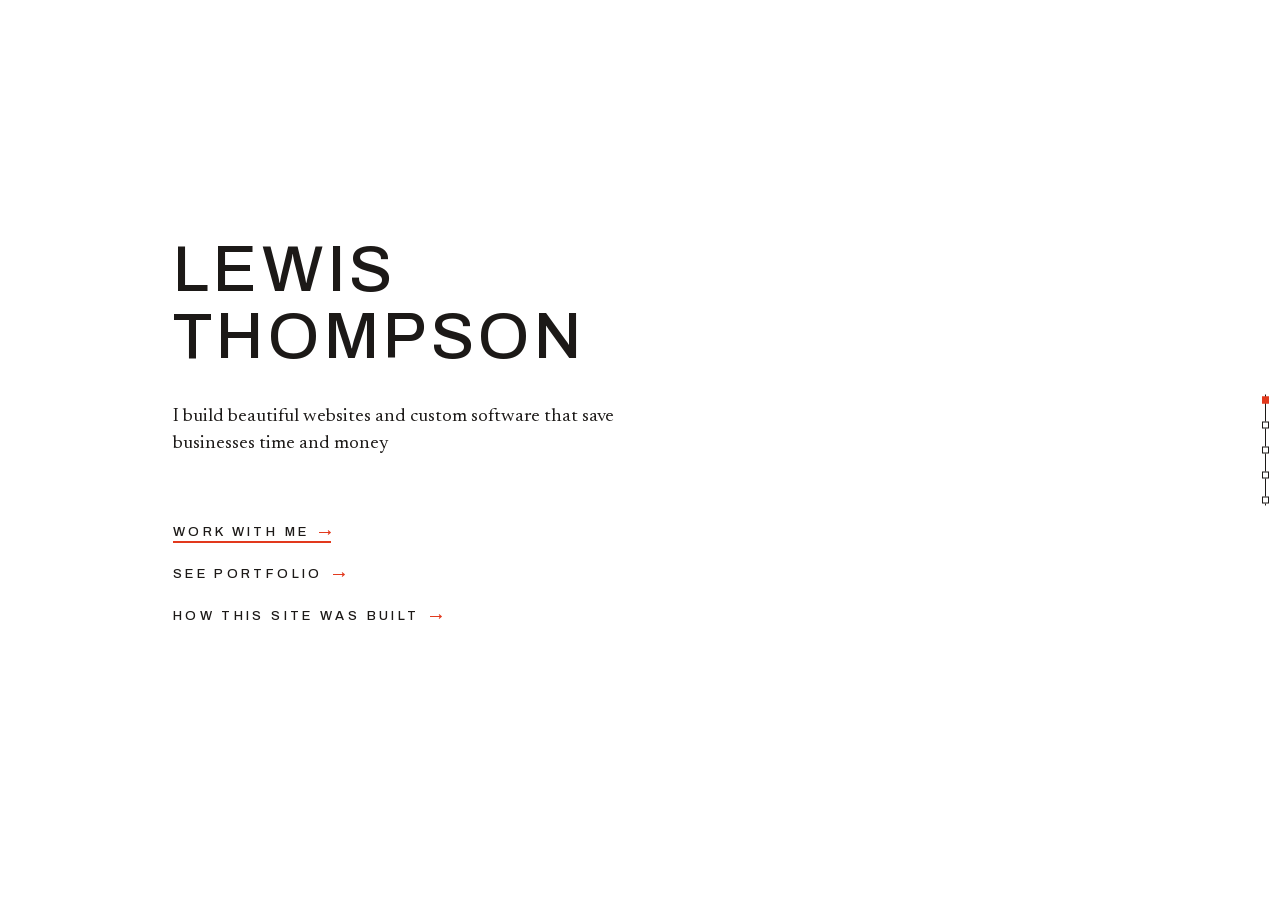
<file: site/index.html>
<!doctype html>
<html lang="en">
<meta charset="utf-8">
<meta name="viewport" content="width=device-width, initial-scale=1, viewport-fit=cover">
<title>Lewis Thompson</title>
<meta name="description" content="Lewis Thompson, product engineer: Pum, the period and symptom tracker built for endometriosis; Project MAGI, an instrument for the UAP disclosure record; and a seafaring map that predicts where Bronze Age harbours lie.">
<link rel="canonical" href="https://lewisthompson.dev/">
<meta property="og:type" content="website">
<meta property="og:url" content="https://lewisthompson.dev/">
<meta property="og:title" content="Lewis Thompson">
<meta property="og:description" content="I build beautiful websites and custom software that save businesses time and money">
<meta property="og:image" content="https://lewisthompson.dev/og.png">
<meta property="og:image:width" content="1200">
<meta property="og:image:height" content="630">
<meta name="twitter:card" content="summary_large_image">
<meta name="theme-color" content="#ffffff">
<meta name="color-scheme" content="light">
<link rel="icon" href="favicon.svg" type="image/svg+xml">
<link rel="preload" href="fonts/archivo.woff2" as="font" type="font/woff2" crossorigin>
<link rel="preload" href="fonts/newsreader.woff2" as="font" type="font/woff2" crossorigin>
<link rel="stylesheet" href="site.css">
<script>document.documentElement.classList.add('js')</script>
<noscript><style>
  html, body { overflow: auto; height: auto; }
  #track { position: static; display: block; width: auto; height: auto; transform: none !important; }
  .col { width: auto; height: auto; overflow: visible; }
  #detail article[hidden] { display: block; }
  .open, .back, #rail, .band, .insert canvas { display: none; }
  .sheet .go { opacity: 1; transform: none; pointer-events: auto; }
  .insert, .pin, .reelpin { height: auto !important; }
  .insert .sheet, .pin .stage, .reelstage { position: static; height: auto; }
  .reel { position: static; flex-wrap: wrap; }
</style></noscript>

<div id="gpu"></div>

<div id="track">
  <main class="col" id="index">

    <section class="hero" data-sec="hero">
      <div class="text">
        <h1 class="name">Lewis<br>Thompson</h1>
        <p class="lede">I build beautiful websites and custom software that save businesses time and money</p>
        <div class="ways">
          <a class="way first" href="mailto:lewispthompson.software@proton.me?subject=Working%20together">Work with me</a>
          <a class="way cue" href="#pum">See portfolio</a>
          <a class="way" href="#about-making" data-open="making">How this site was built</a>
        </div>
      </div>
      <div class="art"><div class="plane square" data-plane="square" data-tint="#2340b8" data-pattern="morris"></div></div>
    </section>

    <div class="cloud r" data-cloud></div>

    <section data-sec="pum" id="pum">
      <div class="text">
        <div class="mon" data-mon="jelly"></div>
        <h2><a class="title" href="#about-pum" data-open="pum">Pum</a></h2>
        <p class="lede">A period and symptom tracker built for endometriosis, for iPhone. Free, no account, and the data stays on her phone.</p>
        <dl class="facts">
          <dt>Shipped</dt><dd>20 July 2026, after a solo build from July 2025; 45 tagged releases since</dd>
          <dt>Built</dt><dd>SwiftUI over a Rust engine through UniFFI; the same engine runs the app, a test harness and a simulation CLI</dd>
          <dt>Insight</dt><dd>n-of-1 models: each person compared with herself, gated by an eval harness</dd>
          <dt>Found</dt><dd>#4 in US App Store search for “endometriosis tracker”</dd>
        </dl>
        <button class="open" data-open="pum">Read about Pum</button>
      </div>
      <div class="art"><div class="plane circle" data-plane="circle" data-tint="#b8325a" data-pattern="morris"></div></div>
    </section>

    <div class="cloud" data-cloud></div>

    <section class="flip" data-sec="magi" id="magi">
      <div class="text">
        <div class="mon" data-mon="delta"></div>
        <h2><a class="title" href="#about-magi" data-open="magi">Project MAGI</a></h2>
        <p class="lede">An instrument for the UAP disclosure record. It joins the government’s releases into one mesh where every assertion resolves to a page and a span in the original.</p>
        <dl class="facts">
          <dt>Record</dt><dd>290 documents and 8,900 pages from seven collections, of roughly 116,000</dd>
          <dt>Built</dt><dd>Rust and TypeScript; each document filed under its own hash, coverage checked against each release’s index</dd>
          <dt>Pipeline</dt><dd>OCR, entities, embeddings; every page scored clean, garbled or empty</dd>
          <dt>Agents</dt><dd>A read-only JSON API over search, entities, the map and the timeline</dd>
        </dl>
        <button class="open" data-open="magi">Read about MAGI</button>
      </div>
      <div class="art"><div class="plane square" data-plane="square" data-tint="#1f3a8f" data-pattern="trellis"></div></div>
    </section>

    <div class="cloud r" data-cloud></div>

    <section data-sec="sea" id="sea">
      <div class="text">
        <div class="mon" data-mon="rose"></div>
        <h2><a class="title" href="#about-sea" data-open="sea">Seafaring map</a></h2>
        <p class="lede">Can free wind and ocean data predict where Bronze Age harbours still lie buried? A treasure hunt across the Arabian Sea.</p>
        <dl class="facts">
          <dt>Model</dt><dd>Seasonal drift and sailing from ERA5 winds and GLORYS currents, over 499 stretches of ancient coast</dd>
          <dt>Sealed</dt><dd>Pre-registered, reviewed in four adversarial rounds, sealed to a commit hash</dd>
          <dt>Look 1</dt><dd>p = 0.186 against 0.02: recorded as uninformative, as the rules said</dd>
        </dl>
        <button class="open" data-open="sea">Read about the map</button>
      </div>
      <div class="art"><div class="plane half" data-plane="half" data-tint="#0f7f7a" data-pattern="waves"></div></div>
    </section>


    <section class="write" data-sec="write" id="write">
      <div class="text">
        <h2>Write to me</h2>
        <p class="lede"><a href="mailto:lewispthompson.software@proton.me">lewispthompson.software@proton.me</a></p>
        <button class="open" data-open="making">How this site was built</button>
      </div>
      <div class="art"><div class="plane half" data-plane="arch" data-tint="#2340b8"></div></div>
    </section>
  </main>

  <div class="col" id="detail">

    <article id="about-pum" data-p="pum" hidden>
      <div class="band" data-band data-tint="#b8325a" data-pattern="morris"></div>
      <div class="body">
        <div class="mon lg" data-mon="jelly"></div>
        <h1>Pum</h1>
        <a class="visit" href="https://pum.me" target="_blank" rel="noopener">pum.me</a>
        <p class="lede">A period and symptom tracker built for endometriosis, for iPhone. Free, no account, and the data stays on her phone.</p>
        <p>Pum is a SwiftUI app over a Rust engine compiled to a static library, with UniFFI-generated Swift bindings. The engine holds cycle detection, the insight models and the hypothesis ledger, so the same code runs in the app, in a macOS test harness and in a simulation CLI.</p>
        <p>Its insights are n-of-1 models over her own history: whether poor sleep precedes pain days for her, say, using a case-crossover estimator, so each person is compared with herself rather than with a population average. An eval harness gates them. A candidate model must show more statistical power than its baseline on simulated data, at a false-positive rate no higher than 5%, before it replaces it.</p>
        <p>Pum calls no LLM. Instead she can export everything, or chosen sections, ready to paste into an assistant, and the export says what it includes, what she left out, and what she hasn’t logged, so the assistant doesn’t mistake missing data for absent symptoms.</p>
        <p>I run its production alone: Rust services with Postgres behind nginx and systemd, serving the marketing site, an admin dashboard, a crash collector and the end-to-end encrypted sync server for Pum Circle.</p>
      </div>
      <button class="back end" data-back>All work</button>
    </article>

    <article id="about-magi" data-p="magi" hidden>
      <div class="band" data-band data-tint="#1f3a8f" data-pattern="trellis"></div>
      <div class="body">
        <div class="mon lg" data-mon="delta"></div>
        <h1>Project MAGI</h1>
        <a class="visit" href="https://projectmagi.app" target="_blank" rel="noopener">projectmagi.app</a>
      </div>
      <div class="docs" data-docs>
        <div class="prose">
          <p>Why the UFO files? Because it is a fascinating and rich problem — over 100,000 documents, some natively digital PDFs (easy to read), some damaged and faded scans nearly 80 years old. Different categories of documents: tables, material research, teletyped military reports, handwritten scribbles, administrative leaflets, newspaper clippings.</p>
          <p>Within these documents are eyewitness accounts, testimony from high-ranking officials and members of the private sector, minutes from meetings with famous physicists, and the ramblings of crackpots and excited reporters.</p>
          <p>Furthermore — some of the documents reference the same events, the same people and the same places, but they have been scattered across the files of different departments and organisations, in different formats, and kept classified for decades.</p>
          <p>The goal of Project MAGI is to digest these documents, construct a mesh that draws what links can be drawn, perform summary and entity extraction, and make this data available to humans in a powerful GUI and to AI agents in an efficient MCP.</p>
        </div>
        <div class="desk">
          <img src="record/carbon.webp" data-at="0" style="--x:-3vw; --y:-2svh; --r:-4deg; --ax:-11vw; --ay:-21svh; --ar:-8deg; --gx:-9.5vw; --gy:-12svh" alt="An FBI carbon copy, faded almost past reading" loading="lazy" decoding="async">
          <img src="record/chart.webp" class="wide" data-at=".33" style="--x:2vw; --y:5svh; --r:3deg; --ax:10vw; --ay:-24svh; --ar:6deg; --gx:0vw; --gy:-12svh" alt="Project Blue Book Special Report 14: a chart of sightings by evaluation for each year from 1947 to 1952" loading="lazy" decoding="async">
          <img src="record/clipping.webp" data-at=".66" style="--x:-1vw; --y:1svh; --r:-1.5deg; --ax:-12vw; --ay:17svh; --ar:5deg; --gx:9.5vw; --gy:-12svh" alt="A 1957 Omaha World-Herald clipping, Space-Ship Story Raises Eyebrows, filed by the FBI with handwritten notes" loading="lazy" decoding="async">
          <img src="record/teletype.webp" data-at="1" style="--x:3vw; --y:-3svh; --r:4deg; --ax:1vw; --ay:-1svh; --ar:-3deg; --gx:-9.5vw; --gy:12svh" alt="A 1947 FBI teletype on pink paper: a couple at Dow Chemical report a burning ball of white and a can of fused sand" loading="lazy" decoding="async">
          <img src="record/minutes.webp" data-at="1.33" style="--x:-4vw; --y:3svh; --r:-3deg; --ax:12vw; --ay:16svh; --ar:9deg; --gx:0vw; --gy:12svh" alt="Minutes of the 1949 Los Alamos conference on aerial phenomena, with Edward Teller among those present" loading="lazy" decoding="async">
          <img src="record/letter.webp" data-at="1.66" style="--x:1vw; --y:0svh; --r:2deg; --ax:-1vw; --ay:25svh; --ar:-10deg; --gx:9.5vw; --gy:12svh" alt="A handwritten 1947 letter to the FBI from a member of the public" loading="lazy" decoding="async">
        </div>
      </div>
      <section class="insert" data-insert data-demo>
        <div class="sheet">
          <div class="copy">
            <h3>Every claim back to its page</h3>
            <ol class="steps">
              <li>The record arrives as bulk archives and page viewers. MAGI fetches every release and files each document under its own hash.</li>
              <li>OCR reads each page and scores it clean or garbled or empty. Bad pages are counted so nothing is hidden.</li>
              <li>Entities are pulled from the text. People and places and agencies and dates.</li>
              <li>They join one mesh. Every claim in it resolves to a page and a span in the original.</li>
              <li>Source text and editors’ notes and readers’ theories never share a table. Coverage is checked against each release’s own index.</li>
            </ol>
            <p class="goal">The aim is a record anyone can check. It takes no position on what UAPs are.</p>
            <a class="go" href="https://projectmagi.app" target="_blank" rel="noopener">Open the record at projectmagi.app</a>
          </div>
          <canvas class="diagram" aria-hidden="true"></canvas>
        </div>
      </section>
      <button class="back end" data-back>All work</button>
    </article>

    <article id="about-sea" data-p="sea" hidden>
      <div class="band" data-band data-tint="#0f7f7a" data-pattern="waves"></div>
      <div class="body">
        <div class="mon lg" data-mon="rose"></div>
        <h1>Seafaring map</h1>
        <p class="lede">Can free wind and ocean data predict where Bronze Age harbours still lie buried around the Arabian Sea?</p>
        <p>I built a seasonal drift and sailing model from ERA5 wind reanalysis and GLORYS ocean currents, divided the ancient coast into 499 segments, and scored each by its position in the network that results.</p>
        <p>The test was whether network position predicts where radiocarbon-dated Bronze Age activity actually is. The dates were kept blind. The pre-registration went through four rounds of adversarial review by a separate referee agent, a power study on synthetic worlds and a two-look design, and was sealed to a git commit hash.</p>
        <p>Some of the dates exist only in print, so I went to the stacks at the University of Queensland and the State Library, with Claude on my phone directing which tables to photograph; each page was read by OCR and verified against its image before entering the corpus.</p>
        <p>Look 1 ran at 42 events: p = 0.186 against a threshold of 0.02. It is recorded as uninformative, not as evidence either way, and the remaining alpha carries to Look 2.</p>
      </div>
      <section class="pin" data-pin data-demo>
        <div class="stage">
          <div class="map" data-map></div>
          <div class="copy">
            <h3>Treasure hunting with free data</h3>
            <ol class="steps">
              <li>Start with the coast as it stood four thousand years ago. Cut it into 499 stretches.</li>
              <li>Add the weather. Decades of free wind and ocean data show where a boat would drift or sail in every month.</li>
              <li>Score each stretch by how much of that traffic passes it. A high score is a natural harbour on a busy sea road.</li>
              <li>Lay down the Bronze Age sites already found. Their dates stayed hidden while the model was built.</li>
              <li>High scores with no site yet are the prediction. They are where to dig next.</li>
              <li>The test was sealed before it ran. The first look at 42 dated events was inconclusive. The second waits for 55.</li>
            </ol>
            <p class="goal">A sketch of the method. Not the model’s output.</p>
          </div>
        </div>
      </section>
      <button class="back end" data-back>All work</button>
    </article>

    <article id="about-making" data-p="making" hidden>
      <div class="band" data-band data-tint="#c4321c" data-pattern="morris"></div>
      <div class="body">
        <div class="mon lg" data-mon="clasp"></div>
        <h1>How this site was built</h1>
        <p class="lede">Every mark here is code. Made with Claude in one conversation.</p>
      </div>
      <section class="reelpin" data-reel>
        <div class="reelstage">
          <p class="reeltext" aria-live="polite"></p>
          <div class="reel">
            <figure class="card"><img src="making/mood.jpg" alt="The incipit moodboard" decoding="async"><p>It began in <a href="https://github.com/clovis3000/mood" target="_blank" rel="noopener">my moodboard tool</a> around one cover of idea magazine. Medieval pages and Swiss grids shared its spread and neither gave ground. Claude read the board through the tool’s command line, so every reference was data it could search.</p></figure>
            <figure class="card" data-video="making/01.mp4"><img src="making/01.jpg" alt="" decoding="async"><p>The first study was a brush. Ink looks alive where it fails, at the dry edge of a stroke. So a stroke became a hundred bristles, each with its own ink running out on its own.</p></figure>
            <figure class="card" data-video="making/02.mp4"><img src="making/02.jpg" alt="" decoding="async"><p>Then wet ink. The rim where pigment pools and dries darker is what reads as real. A compute shader moves water and pigment across simulated paper fibre and lets the thin edges dry first.</p></figure>
            <figure class="card" data-video="making/04.mp4"><img src="making/04.jpg" alt="" decoding="async"><p>A river after Harold Fisk’s maps of the Mississippi. A map is beautiful when its history is legible. The river is simulated first and cuts off its own loops, then each old course is painted in order as a watercolour ribbon.</p></figure>
            <figure class="card"><img src="making/10s.jpg" alt="" decoding="async"><p>Every animation was judged on a contact sheet of twelve frames. Timing is part of the style and slow reads as hesitant. A sheet is one image, so Claude could see a whole animation at once and choose what to change.</p></figure>
            <figure class="card" data-video="making/08.mp4"><img src="making/08.jpg" alt="" decoding="async"><p>Some studies went too far. Ornament with no plain ground to rest on is only noise. Mirroring every growth in pairs made it stiff, so later plates let the pattern grow off its axis.</p></figure>
            <figure class="card" data-video="making/09.mp4"><img src="making/07.jpg" alt="" decoding="async"><p>Density is the medieval half of the style, and the canvas brush dropped frames under it. So every bristle moved onto the GPU. Each one is laid out once with the moment it gets painted, and a frame is one draw call.</p></figure>
            <figure class="card" data-video="making/10.mp4"><img src="making/10.jpg" alt="" decoding="async"><p>Morris on an ogee lattice with one circle cut out of it. The styles meet when one is the pattern and the other is the shape that holds it. On the site that shape is a stencil on the GPU, so any brush stays inside it.</p></figure>
            <figure class="card" data-video="making/13.mp4"><img src="making/13.jpg" alt="" decoding="async"><p>Gold is a material and not a colour. It has to move when you do. Each square of leaf tilts its own way in the shader and catches a light that follows the pointer.</p></figure>
            <figure class="card" data-video="making/14.mp4"><img src="making/14.jpg" alt="" decoding="async"><p>Painted to every edge with no white left. It showed that the white ground is what lets the ornament breathe, so the site kept it. The screen’s folds are only a tilt in the shader, so each panel takes the light its own way.</p></figure>
            <div class="card words"><p>Underneath is a small engine. Every bristle of every stroke is laid down once with the moment it gets painted, and scrolling moves the clock. So the page paints as you arrive and then holds still, which is the calm the style needed.</p></div>
          </div>
        </div>
      </section>
      <button class="back end" data-back>All work</button>
    </article>
  </div>
  <button class="back" data-back>All work</button>
</div>

<nav id="rail" aria-label="Sections">
  <a href="#index" data-to="hero">Index</a>
  <a href="#pum" data-to="pum">Pum</a>
  <a href="#magi" data-to="magi">MAGI</a>
  <a href="#sea" data-to="sea">Seafaring</a>
  <a href="#write" data-to="write">Write</a>
</nav>

<script type="module" src="./site.js"></script>
</file>
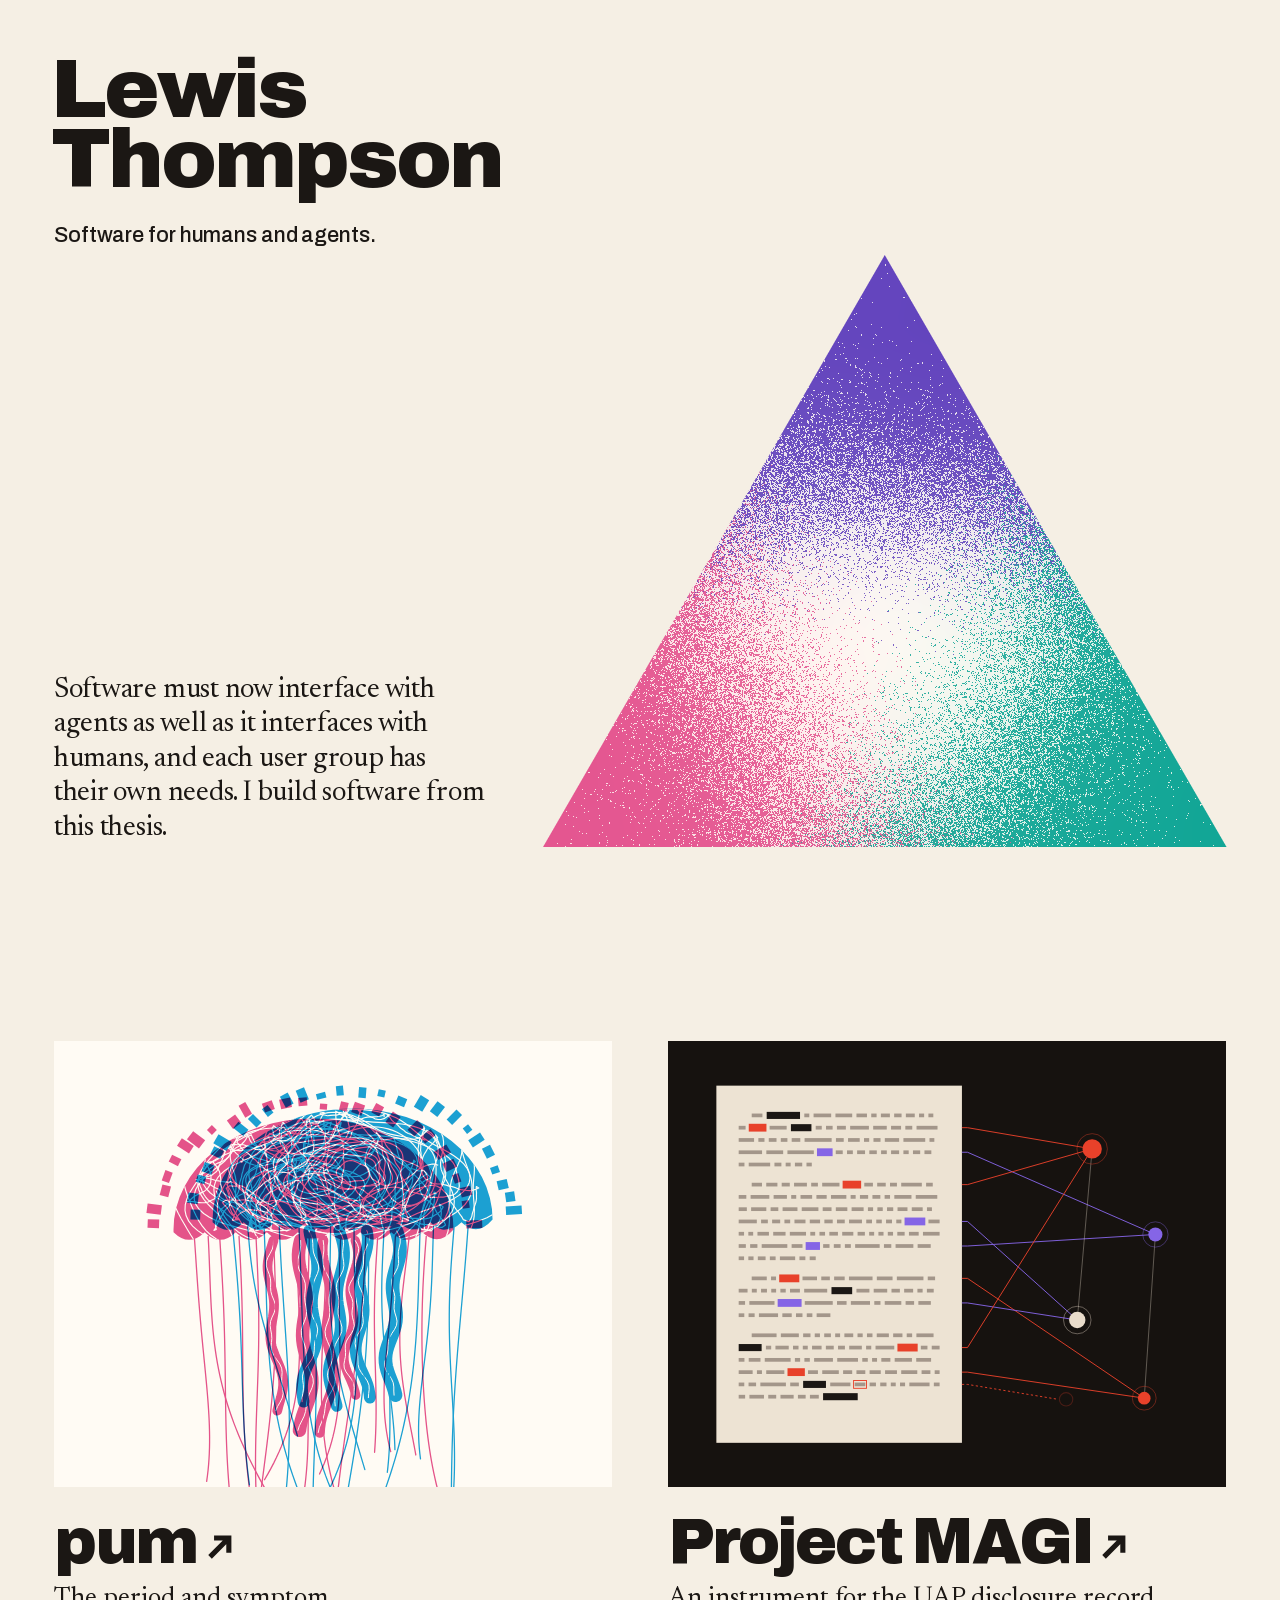
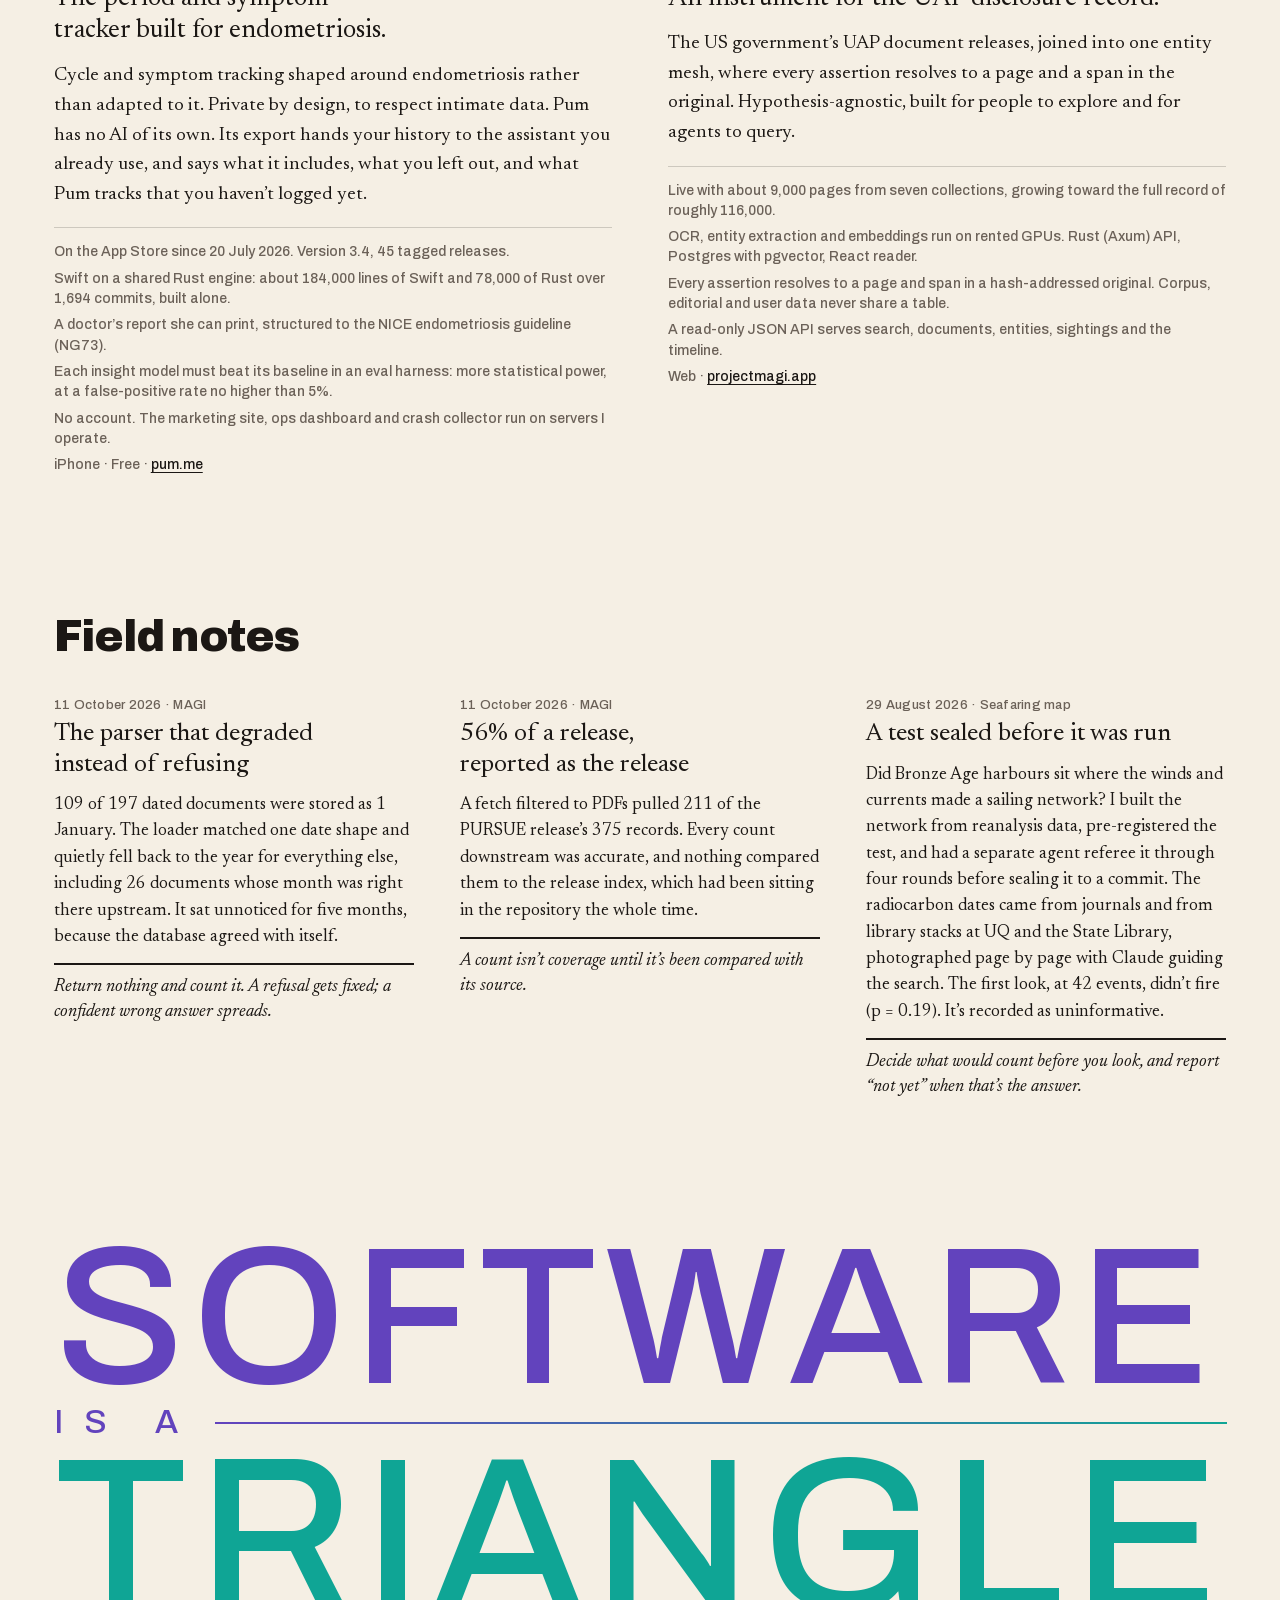
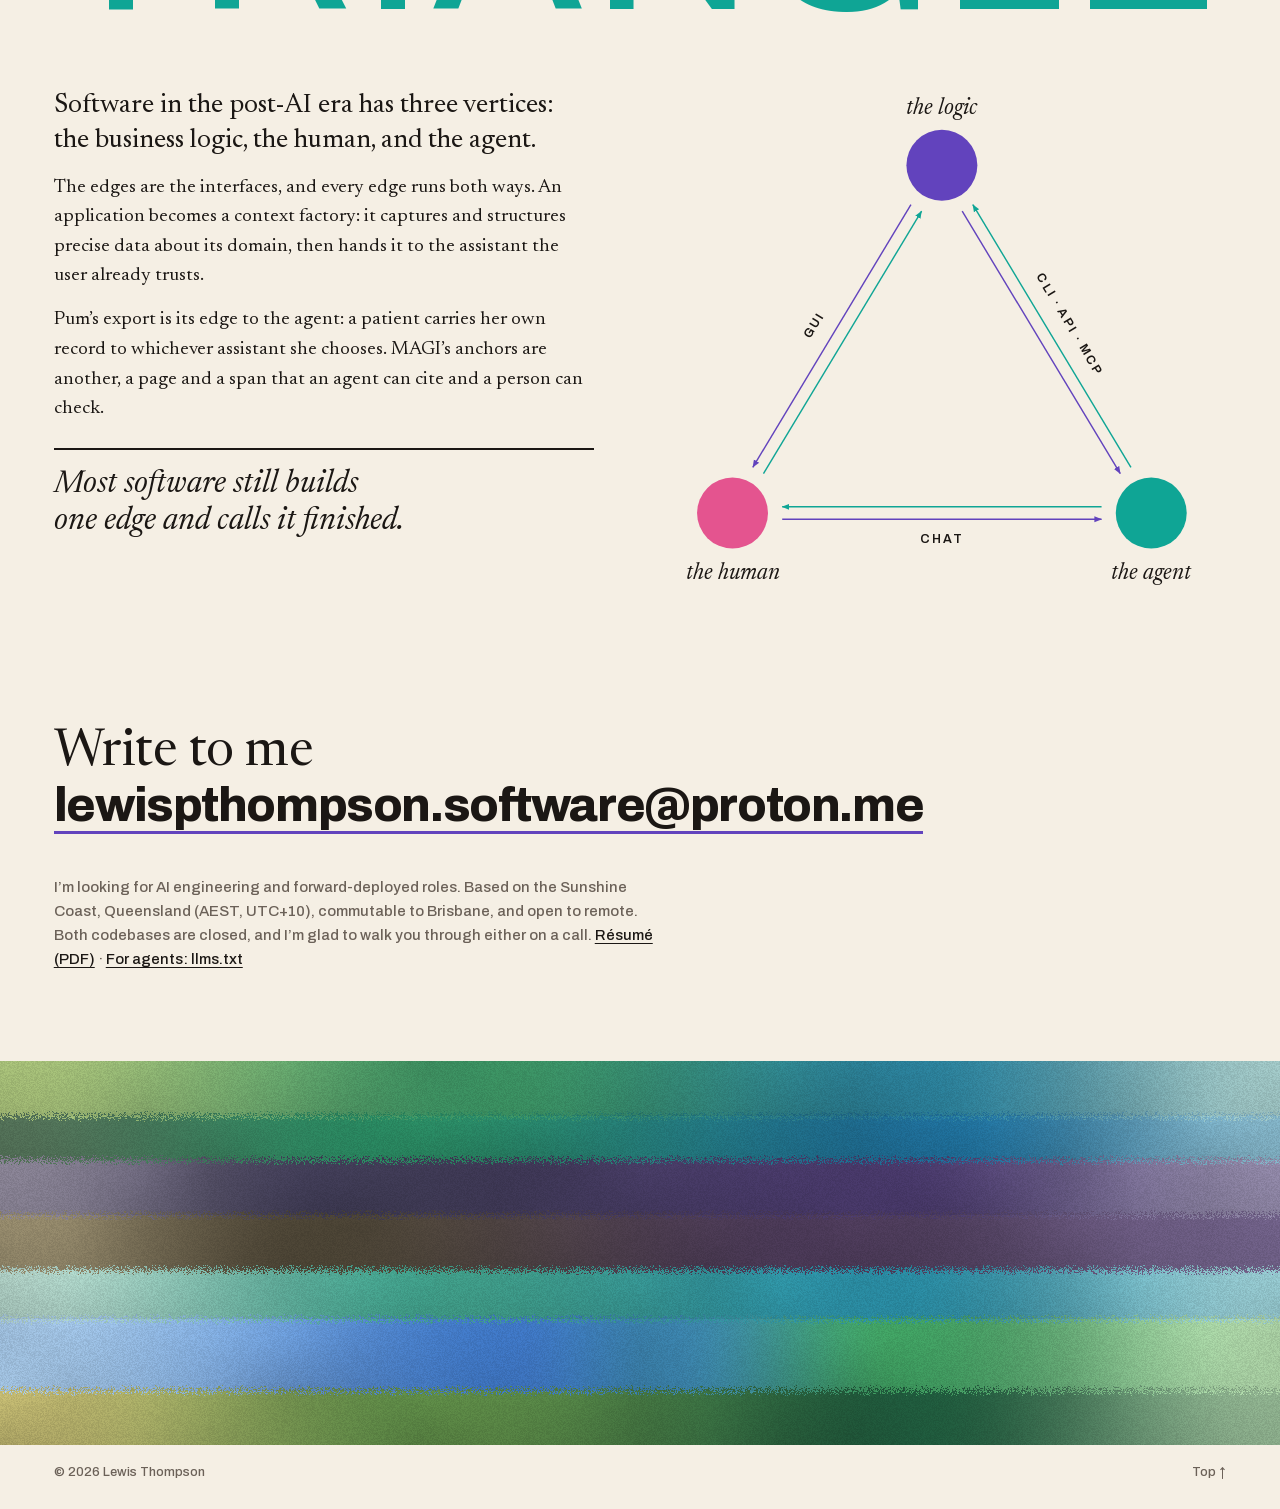
<file: archive/2026-10-20-japanese-modernism/index.html>
<!doctype html>
<html lang="en">
<head>
<meta charset="utf-8">
<meta name="viewport" content="width=device-width, initial-scale=1, viewport-fit=cover">
<title>Lewis Thompson — software for humans and agents</title>
<meta name="description" content="Lewis Thompson builds software for humans and agents: pum, the period and symptom tracker built for endometriosis, and Project MAGI, an instrument for the UAP disclosure record.">
<link rel="canonical" href="https://lewisthompson.dev/">
<meta property="og:type" content="website">
<meta property="og:url" content="https://lewisthompson.dev/">
<meta property="og:title" content="Lewis Thompson">
<meta property="og:description" content="Software for humans and agents.">
<meta property="og:image" content="https://lewisthompson.dev/og.png">
<meta property="og:image:width" content="1200">
<meta property="og:image:height" content="630">
<meta name="twitter:card" content="summary_large_image">
<meta name="theme-color" content="#F5EFE4">
<meta name="color-scheme" content="light">
<link rel="icon" href="favicon.svg" type="image/svg+xml">
<link rel="preload" href="fonts/archivo.woff2" as="font" type="font/woff2" crossorigin>
<link rel="preload" href="fonts/newsreader.woff2" as="font" type="font/woff2" crossorigin>
<script>document.documentElement.classList.add('js')</script>
<style>
@font-face{font-family:Archivo;src:url(fonts/archivo.woff2) format("woff2");font-weight:100 900;font-display:swap}
@font-face{font-family:Newsreader;src:url(fonts/newsreader.woff2) format("woff2");font-weight:400;font-display:swap}
@font-face{font-family:Newsreader;src:url(fonts/newsreader-italic.woff2) format("woff2");font-weight:400;font-style:italic;font-display:swap}

/* Inks. These are the only copies: the shader, the canvases and the SVG
   figures read them at runtime through ink(). favicon.svg and og.png are
   the exceptions, being files: regenerate them if a vertex ink moves.
   The three vertex inks are the triangle's corners and the thesis
   diagram's vertices, so they move together or not at all. */
:root{
  --paper:#F5EFE4;
  --light:#FFFBF4;
  --ink:#1B1714;
  --ink-soft:#6B6158;
  --logic:#6243BD;
  --human:#E4548F;
  --agent:#0FA595;
  --cyan:#1CA3DC;
  --night:#16120F;
  --magi-page:#EDE3D3;
  --magi-word:#A3968A;
  --magi-red:#E8412A;
  --magi-violet:#8565E6;
  --magi-pale:#E9DCCB;

  --m:clamp(18px,4.2vw,72px);
  --gut:clamp(16px,2.6vw,44px);
  --sans:Archivo,"Helvetica Neue",Arial,sans-serif;
  --serif:Newsreader,Georgia,"Times New Roman",serif;
  --ease:cubic-bezier(.16,1,.3,1);
  --bar:60px;
  --bar-type:21px;
}
*{box-sizing:border-box}
html{-webkit-text-size-adjust:100%;text-size-adjust:100%;scroll-behavior:smooth}
body{margin:0;color:var(--ink);background:var(--paper);font:400 19px/1.56 var(--serif);font-optical-sizing:auto;-webkit-font-smoothing:antialiased;overflow-x:hidden}
a{color:inherit}
p{margin:0}
::selection{background:var(--logic);color:var(--light)}
:focus-visible{outline:2px solid var(--logic);outline-offset:3px}
.arr{width:.62em;height:.62em;stroke:currentColor;stroke-width:1.6;fill:none;vertical-align:.04em;margin-left:.12em;overflow:visible}

/* ---------- bar ---------- */
.bar{position:fixed;z-index:10;top:0;left:0;right:0;height:calc(var(--bar) + env(safe-area-inset-top));
  padding:env(safe-area-inset-top) max(var(--m),env(safe-area-inset-right)) 0 max(var(--m),env(safe-area-inset-left));
  display:flex;align-items:center;justify-content:space-between;gap:16px;
  background:var(--paper);box-shadow:0 1px 0 rgba(27,23,20,.1);color:var(--ink);text-decoration:none;
  transform:translateY(-101%);transition:transform .55s var(--ease)}
.bar.on{transform:none}
html:not(.js) .bar{display:none}
.bar-name{font:900 var(--bar-type)/1 var(--sans);letter-spacing:-.03em;transform:translateY(.5em);opacity:0;transition:transform .7s var(--ease) .08s,opacity .5s ease .08s}
.bar.on .bar-name{transform:none;opacity:1}
.mark{position:relative;flex:0 0 auto;height:calc(var(--bar) * .52);aspect-ratio:1.1547}
.mark canvas,.mark img{position:absolute;inset:0;width:100%;height:100%;display:block}
.mark img{display:none}
.mark.nogl img{display:block}
.mark.nogl canvas{display:none}
html{scroll-padding-top:var(--bar)}

/* ---------- opening ---------- */
.hero{
  position:relative;min-height:100vh;min-height:100svh;
  display:grid;column-gap:var(--gut);padding:var(--m);
  grid-template-columns:minmax(0,4.8fr) minmax(0,7.2fr);
  grid-template-rows:auto minmax(0,1fr) auto;
  grid-template-areas:"intro art" ". art" "stance art";
}
.intro{grid-area:intro;container-type:inline-size}
.name{margin:0 0 0 -.04em;font:900 18.4cqi/.84 var(--sans);letter-spacing:-.035em}
.name span{display:block}
.tag{margin-top:clamp(18px,3vh,32px);font:500 max(18px,4.7cqi)/1.2 var(--sans);letter-spacing:-.005em}
.art{grid-area:art;position:relative;min-height:420px;container-type:size}
.art canvas{position:absolute;inset:0;width:100%;height:100%;display:block}
.fb{display:none;position:absolute;bottom:0;left:50%;width:min(100cqw,115.47cqh);aspect-ratio:1.1547;transform:translateX(-50%);clip-path:polygon(50% 0,100% 100%,0 100%);
  background:radial-gradient(circle at 50% 0,var(--logic),transparent 64%),radial-gradient(circle at 0 100%,var(--human),transparent 64%),radial-gradient(circle at 100% 100%,var(--agent),transparent 64%),var(--light)}
html:not(.js) .fb,.art.nogl .fb{display:block}
.art.nogl canvas{display:none}
.stance{grid-area:stance;font:400 clamp(22px,1vw + 15px,34px)/1.24 var(--serif);letter-spacing:-.008em;max-width:17em;text-wrap:pretty}

/* ---------- work ---------- */
section,.back{position:relative;padding:clamp(80px,11vw,176px) var(--m) 0}
.plates{display:grid;grid-template-columns:repeat(2,minmax(0,1fr));gap:clamp(36px,4.4vw,72px)}
.work{display:flex;flex-direction:column;min-width:0}
.plate{position:relative;display:block;aspect-ratio:5/4;overflow:hidden;isolation:isolate}
.pum .plate{background:var(--light)}
.pum .plate canvas{position:absolute;inset:0;width:100%;height:100%;mix-blend-mode:multiply;transition:transform 1.6s var(--ease)}
.magi .plate{background:var(--night)}
.magi .plate svg{position:absolute;inset:0;width:100%;height:100%}
.work-body{padding-top:26px;max-width:36em}
.work h2{margin:0 0 12px;font:900 clamp(44px,5vw,80px)/.9 var(--sans);letter-spacing:-.035em}
.work h2 a{text-decoration:none}
.work h2 a:hover{text-decoration:underline;text-decoration-thickness:4px;text-underline-offset:6px}
.work h2 .arr{width:.42em;height:.42em;stroke-width:1.9}
.soon{font:italic 400 .36em/1 var(--serif);letter-spacing:0;color:var(--ink-soft);white-space:nowrap;margin-left:.3em}
.deck{font:400 clamp(21px,1vw + 13px,26px)/1.25 var(--serif);margin-bottom:14px;text-wrap:balance}
.facts{margin-top:18px;font:500 14px/1.4 var(--sans);color:var(--ink-soft)}
.facts a{color:var(--ink);text-underline-offset:3px}
.ev{margin:18px 0 0;padding:14px 0 0;list-style:none;border-top:1px solid rgba(27,23,20,.18);font:500 14px/1.45 var(--sans);color:var(--ink-soft)}
.ev li+li{margin-top:6px}
.ev a{color:var(--ink);text-underline-offset:3px}

/* ---------- field notes ---------- */
.notes-h{margin:0 0 clamp(28px,3vw,48px);font:900 clamp(32px,3.4vw,52px)/.95 var(--sans);letter-spacing:-.03em}
.notes-list{display:grid;grid-template-columns:repeat(3,minmax(0,1fr));gap:clamp(28px,3.6vw,60px)}
.note{min-width:0}
.note time{display:block;font:500 13px/1.4 var(--sans);color:var(--ink-soft);letter-spacing:.02em}
.note h3{margin:6px 0 12px;font:400 clamp(21px,1vw + 13px,25px)/1.22 var(--serif);text-wrap:balance}
.note p{margin:0;font-size:17px;line-height:1.55}
.note .rule{margin-top:12px;padding-top:10px;border-top:2px solid var(--ink);font:italic 400 18px/1.4 var(--serif)}

/* ---------- thesis ---------- */
.title{margin:0 0 clamp(40px,5vw,80px);font-weight:400;line-height:1;container-type:inline-size}
.title .fit{display:block;width:max-content;font:500 100px/.8 var(--sans);letter-spacing:.04em;white-space:nowrap}
/* fitTitle() sets exact sizes; these are the same fit from measured em-widths (5.996, 5.379), for a reader without JS */
.title .l1{color:var(--logic);font-size:16.6cqi}
.title .l3{color:var(--agent);font-size:18.5cqi}
.title .spread{display:flex;align-items:center;gap:.7em;font:500 clamp(18px,2.6vw,40px)/1 var(--sans);margin:.3em 0 .32em;color:var(--logic)}
.title .isa{letter-spacing:.62em;margin-right:-.62em}
.title .ln{flex:1;height:2px;background:linear-gradient(90deg,var(--logic),var(--agent));margin-left:.4em}
.thesis-body{display:grid;grid-template-columns:minmax(0,1fr) minmax(0,1.05fr);gap:clamp(32px,5vw,96px);align-items:start}
.thesis-text{max-width:34em}
.thesis-text p+p{margin-top:.75em}
.thesis-text .lead{font-size:clamp(22px,1vw + 14px,27px);line-height:1.3}
.pull{margin:1.3em 0 0;padding:16px 0 0;border-top:2px solid var(--ink);font:italic 400 clamp(24px,1.4vw + 14px,34px)/1.18 var(--serif);text-wrap:balance}
.diagram{margin:0}
.diagram svg{display:block;width:100%;height:auto;overflow:visible}

/* ---------- write ---------- */
.write{margin:0;font:400 clamp(34px,4vw,64px)/1.08 var(--serif);letter-spacing:-.01em}
.write a{text-decoration:none;font:800 .92em/1 var(--sans);letter-spacing:-.03em;border-bottom:.08em solid var(--logic)}
.write a:hover{color:var(--logic)}
.bands{position:relative;margin:clamp(56px,7vw,112px) calc(var(--m)*-1) 0;height:clamp(220px,30vw,440px);background:#4a6f6a}
.bands canvas{position:absolute;inset:0;width:100%;height:100%;display:block}
.js .bands canvas{-webkit-mask-image:linear-gradient(100deg,#000 42%,transparent 58%);mask-image:linear-gradient(100deg,#000 42%,transparent 58%);-webkit-mask-size:260% 100%;mask-size:260% 100%;-webkit-mask-position:100% 0;mask-position:100% 0}
.js .back.in .bands canvas{-webkit-mask-position:0 0;mask-position:0 0;transition:mask-position 2.4s cubic-bezier(.45,0,.2,1) .3s,-webkit-mask-position 2.4s cubic-bezier(.45,0,.2,1) .3s}
.js .bands{background:transparent}
.colophon{display:flex;justify-content:space-between;gap:8px 24px;padding:18px 0 28px;font:500 13px/1.4 var(--sans);color:var(--ink-soft)}
.colophon a{text-decoration:none}
.colophon a:hover{color:var(--ink)}
.practical{margin:clamp(28px,3vw,44px) 0 0;max-width:40em;font:500 15px/1.6 var(--sans);color:var(--ink-soft)}
.practical a{color:var(--ink);text-underline-offset:3px}

/* ---------- motion ---------- */
.js .hero .m-up{opacity:0;transform:translateY(.3em)}
.js .hero.on .m-up{opacity:1;transform:none;transition:opacity .9s var(--ease),transform 1.1s var(--ease);transition-delay:var(--d,0s)}

.js [data-reveal] .rv{opacity:0;transform:translateY(16px)}
.js [data-reveal].in .rv{opacity:1;transform:none;transition:opacity .9s ease,transform 1.1s var(--ease);transition-delay:var(--d,0s)}

/* pum: two inks arriving into (near) register */
.js .pum .plate .ink-a{transform:translate(-14%,3%)}
.js .pum .plate .ink-b{transform:translate(14%,-3%)}
.js .pum.in .plate .ink-a,.js .pum.in .plate .ink-b{transform:none}
.pum .plate:hover .ink-a{transform:translate(-1.6%,.6%)!important;transition-duration:.9s}
.pum .plate:hover .ink-b{transform:translate(1.6%,-.6%)!important;transition-duration:.9s}

/* MAGI: the page sets, the spans are marked, the threads find their entities */
.mesh .ln,.mesh .sp,.mesh .en{transform-box:fill-box}
.mesh .ln{transform-origin:left center}
.js .mesh .ln{transform:scaleX(0)}
.js .magi.in .mesh .ln{transform:none;transition:transform .7s var(--ease);transition-delay:var(--d)}
.js .mesh .pg{opacity:0}
.js .magi.in .mesh .pg{opacity:1;transition:opacity .6s ease}
.js .mesh .sp{opacity:0}
.js .magi.in .mesh .sp{opacity:1;transition:opacity .35s ease;transition-delay:var(--d)}
.js .mesh .th{stroke-dasharray:var(--len);stroke-dashoffset:var(--len)}
.js .magi.in .mesh .th{stroke-dashoffset:0;transition:stroke-dashoffset 1s var(--ease);transition-delay:var(--d)}
.mesh .en{transform-origin:center}
.js .mesh .en{opacity:0;transform:scale(.4)}
.js .magi.in .mesh .en{opacity:1;transform:none;transition:opacity .4s ease,transform .8s var(--ease);transition-delay:var(--d)}
.mesh .caret{animation:caret 2.6s ease-in-out infinite;animation-play-state:paused;opacity:.25}
.magi.live .mesh .caret{animation-play-state:running}
@keyframes caret{0%,100%{opacity:.18}50%{opacity:1}}

/* thesis diagram */
.js .diagram .edge{stroke-dasharray:var(--len);stroke-dashoffset:var(--len)}
.js .in .diagram .edge{stroke-dashoffset:0;transition:stroke-dashoffset 1.3s var(--ease);transition-delay:var(--d,0s)}
.js .diagram .vx{opacity:0;transform:scale(.6);transform-box:fill-box;transform-origin:center}
.js .in .diagram .vx{opacity:1;transform:none;transition:opacity .6s ease,transform 1s var(--ease);transition-delay:var(--d,0s)}
.js .diagram .lbl{opacity:0}
.js .in .diagram .lbl{opacity:1;transition:opacity .8s ease;transition-delay:var(--d,1.2s)}

@media (prefers-reduced-motion:reduce){
  html{scroll-behavior:auto}
  .js *{transition:none!important;animation:none!important}
  .js .hero .m-up,.js [data-reveal] .rv,.js .mesh .pg,.js .mesh .sp,.js .mesh .en,.js .diagram .vx,.js .diagram .lbl{opacity:1!important;transform:none!important}
  .js .mesh .ln,.js .pum .plate canvas{transform:none!important}
  .js .mesh .th,.js .diagram .edge{stroke-dashoffset:0!important}
  .js .bands canvas{-webkit-mask-image:none;mask-image:none}
}

/* ---------- narrow ---------- */
@media (max-width:860px){
  :root{--bar:54px;--bar-type:19px}
  .hero{grid-template-columns:minmax(0,1fr);grid-template-rows:auto;grid-template-areas:"intro" "art" "stance";min-height:0;padding-bottom:0}
  .art{aspect-ratio:1.1547;min-height:0;margin-top:clamp(36px,9vw,64px)}
  .stance{max-width:none;margin-top:clamp(28px,7vw,48px)}
  .plates{grid-template-columns:minmax(0,1fr)}
  .thesis-body{grid-template-columns:minmax(0,1fr)}
  .notes-list{grid-template-columns:minmax(0,1fr)}
}
@media (max-width:480px){
  body{font-size:18px}
}
</style>
</head>
<body>

<a class="bar" href="#top" aria-label="Lewis Thompson, back to the top" aria-hidden="true" inert>
  <span class="bar-name">Lewis Thompson</span>
  <span class="mark"><canvas></canvas><img src="favicon.svg" alt=""></span>
</a>

<header class="hero" id="top">
  <div class="intro">
    <h1 class="name"><span class="m-up" style="--d:.1s">Lewis</span><span class="m-up" style="--d:.18s">Thompson</span></h1>
    <p class="tag m-up" style="--d:.34s">Software for humans and agents.</p>
  </div>
  <div class="art" aria-hidden="true"><canvas></canvas><div class="fb"></div></div>
  <p class="stance m-up" style="--d:1s">Software must now interface with agents as well as it interfaces with humans, and each user group has their own needs. I build software from this thesis.</p>
</header>

<main>
  <section class="works" id="works" aria-label="Work">
    <div class="plates">
      <article class="work pum" id="pum" data-reveal data-live>
        <a class="plate" href="https://pum.me" aria-label="pum, at pum.me" tabindex="-1">
          <canvas class="ink-a"></canvas>
          <canvas class="ink-b"></canvas>
        </a>
        <div class="work-body">
          <h2 class="rv" style="--d:.15s"><a href="https://pum.me">pum<svg class="arr" viewBox="0 0 10 10" aria-hidden="true"><path d="M1.5 8.5 8.5 1.5M3 1.5h5.5V7"/></svg></a></h2>
          <p class="deck rv" style="--d:.25s">The period and symptom tracker built for endometriosis.</p>
          <p class="rv" style="--d:.33s">Cycle and symptom tracking shaped around endometriosis rather than adapted to it. Private by design, to respect intimate data. Pum has no AI of its own. Its export hands your history to the assistant you already use, and says what it includes, what you left out, and what Pum tracks that you haven’t logged yet.</p>
          <ul class="ev rv" style="--d:.42s">
            <li>On the App Store since 20 July 2026. Version 3.4, 45 tagged releases.</li>
            <li>Swift on a shared Rust engine: about 184,000 lines of Swift and 78,000 of Rust over 1,694 commits, built alone.</li>
            <li>A doctor’s report she can print, structured to the NICE endometriosis guideline (NG73).</li>
            <li>Each insight model must beat its baseline in an eval harness: more statistical power, at a false-positive rate no higher than 5%.</li>
            <li>No account. The marketing site, ops dashboard and crash collector run on servers I operate.</li>
            <li>iPhone · Free · <a href="https://pum.me">pum.me</a></li>
          </ul>
        </div>
      </article>

      <article class="work magi" id="magi" data-reveal data-live>
        <div class="plate" aria-hidden="true"><svg class="mesh" preserveAspectRatio="xMidYMid slice"></svg></div>
        <div class="work-body">
          <h2 class="rv" style="--d:.15s"><a href="https://projectmagi.app">Project MAGI<svg class="arr" viewBox="0 0 10 10" aria-hidden="true"><path d="M1.5 8.5 8.5 1.5M3 1.5h5.5V7"/></svg></a></h2>
          <p class="deck rv" style="--d:.25s">An instrument for the UAP disclosure record.</p>
          <p class="rv" style="--d:.33s">The US government’s UAP document releases, joined into one entity mesh, where every assertion resolves to a page and a span in the original. Hypothesis-agnostic, built for people to explore and for agents to query.</p>
          <ul class="ev rv" style="--d:.42s">
            <li>Live with about 9,000 pages from seven collections, growing toward the full record of roughly 116,000.</li>
            <li>OCR, entity extraction and embeddings run on rented GPUs. Rust (Axum) API, Postgres with pgvector, React reader.</li>
            <li>Every assertion resolves to a page and span in a hash-addressed original. Corpus, editorial and user data never share a table.</li>
            <li>A read-only JSON API serves search, documents, entities, sightings and the timeline.</li>
            <li>Web · <a href="https://projectmagi.app">projectmagi.app</a></li>
          </ul>
        </div>
      </article>
    </div>
  </section>

  <section class="notes" id="notes" aria-labelledby="notes-h" data-reveal>
    <h2 class="notes-h rv" id="notes-h">Field notes</h2>
    <div class="notes-list">
      <article class="note rv" style="--d:.1s">
        <time datetime="2026-10-11">11 October 2026 · MAGI</time>
        <h3>The parser that degraded instead of refusing</h3>
        <p>109 of 197 dated documents were stored as 1 January. The loader matched one date shape and quietly fell back to the year for everything else, including 26 documents whose month was right there upstream. It sat unnoticed for five months, because the database agreed with itself.</p>
        <p class="rule">Return nothing and count it. A refusal gets fixed; a confident wrong answer spreads.</p>
      </article>
      <article class="note rv" style="--d:.2s">
        <time datetime="2026-10-11">11 October 2026 · MAGI</time>
        <h3>56% of a release, reported as the release</h3>
        <p>A fetch filtered to PDFs pulled 211 of the PURSUE release’s 375 records. Every count downstream was accurate, and nothing compared them to the release index, which had been sitting in the repository the whole time.</p>
        <p class="rule">A count isn’t coverage until it’s been compared with its source.</p>
      </article>
      <article class="note rv" style="--d:.3s">
        <time datetime="2026-08-29">29 August 2026 · Seafaring map</time>
        <h3>A test sealed before it was run</h3>
        <p>Did Bronze Age harbours sit where the winds and currents made a sailing network? I built the network from reanalysis data, pre-registered the test, and had a separate agent referee it through four rounds before sealing it to a commit. The radiocarbon dates came from journals and from library stacks at UQ and the State Library, photographed page by page with Claude guiding the search. The first look, at 42 events, didn’t fire (p = 0.19). It’s recorded as uninformative.</p>
        <p class="rule">Decide what would count before you look, and report “not yet” when that’s the answer.</p>
      </article>
    </div>
  </section>

  <section class="thesis" id="thesis" aria-labelledby="thesis-h" data-reveal data-live>
    <h2 class="title" id="thesis-h" aria-label="Software is a triangle">
      <span class="fit l1 rv" aria-hidden="true">SOFTWARE</span>
      <span class="spread rv" aria-hidden="true" style="--d:.12s"><span class="isa">IS A</span><span class="ln"></span></span>
      <span class="fit l3 rv" aria-hidden="true" style="--d:.22s">TRIANGLE</span>
    </h2>

    <div class="thesis-body">
      <div class="thesis-text">
        <p class="lead rv" style="--d:.3s">Software in the post-AI era has three vertices: the business logic, the human, and the agent.</p>
        <p class="rv" style="--d:.38s">The edges are the interfaces, and every edge runs both ways. An application becomes a context factory: it captures and structures precise data about its domain, then hands it to the assistant the user already trusts.</p>
        <p class="rv" style="--d:.46s">Pum’s export is its edge to the agent: a patient carries her own record to whichever assistant she chooses. MAGI’s anchors are another, a page and a span that an agent can cite and a person can check.</p>
        <p class="pull rv" style="--d:.56s">Most software still builds one edge and calls it finished.</p>
      </div>
      <figure class="diagram rv" style="--d:.2s">
        <svg viewBox="0 0 640 560" role="img" aria-labelledby="dg-t"><title id="dg-t">A triangle: logic, human and agent at the vertices. Each edge is a pair of arrows running both ways: GUI between logic and human, CLI, API and MCP between logic and agent, chat between human and agent.</title></svg>
      </figure>
    </div>
  </section>
</main>

<footer class="back" id="contact" data-reveal>
  <h2 class="write rv">Write to me<br><a href="mailto:lewispthompson.software@proton.me">lewispthompson.<wbr>software<wbr>@proton.me</a></h2>
  <p class="practical rv">I’m looking for AI engineering and forward-deployed roles. Based on the Sunshine Coast, Queensland (AEST, UTC+10), commutable to Brisbane, and open to remote. Both codebases are closed, and I’m glad to walk you through either on a call. <a href="lewis-thompson-resume.pdf">Résumé (PDF)</a> · <a href="llms.txt">For agents: llms.txt</a></p>
  <div class="bands" aria-hidden="true"><canvas></canvas></div>
  <p class="colophon"><span>© <span data-year>2026</span> Lewis Thompson</span><a href="#top">Top ↑</a></p>
</footer>

<script>
(() => {
'use strict';
const $ = (s, r = document) => r.querySelector(s);
const $$ = (s, r = document) => [...r.querySelectorAll(s)];
const reduced = matchMedia('(prefers-reduced-motion: reduce)').matches;
const clamp = (x, a, b) => Math.min(b, Math.max(a, x));
const easeOut = t => 1 - Math.pow(1 - clamp(t, 0, 1), 4);
const lerp = (a, b, t) => a + (b - a) * t;
const rootStyle = getComputedStyle(document.documentElement);
const ink = n => rootStyle.getPropertyValue('--' + n).trim();
const rgb = n => { const h = ink(n).replace('#', ''); return [0, 2, 4].map(i => parseInt(h.slice(i, i + 2), 16) / 255); };
function rng(seed) { // mulberry32
  return () => { seed |= 0; seed = seed + 0x6D2B79F5 | 0; let t = Math.imul(seed ^ seed >>> 15, 1 | seed);
    t = t + Math.imul(t ^ t >>> 7, 61 | t) ^ t; return ((t ^ t >>> 14) >>> 0) / 4294967296; };
}
$$('[data-year]').forEach(n => n.textContent = new Date().getFullYear());

/* ---- a loop that runs only while something is on screen and moving ---- */
const actors = new Set();
let looping = false;
function wake() { if (!looping && !document.hidden) { looping = true; requestAnimationFrame(tick); } }
function tick(t) {
  let more = false;
  for (const a of actors) if (a.visible && a.step(t)) more = true;
  if (more && !document.hidden) requestAnimationFrame(tick); else looping = false;
}
document.addEventListener('visibilitychange', () => { if (!document.hidden) wake(); });
const seen = new IntersectionObserver(es => {
  for (const e of es) { const a = e.target._actor; if (a) { a.visible = e.isIntersecting; } e.target.classList.toggle('live', e.isIntersecting); }
  wake();
}, { rootMargin: '80px' });
function actor(el, step) { const a = { visible: false, step }; el._actor = a; actors.add(a); seen.observe(el); return a; }

/* =========================================================
   The triangle. GPU rendering begins with one triangle and a
   colour at each corner, blended across the face; this is
   that triangle, airbrushed. A crisp frisket, three inks
   sprayed in from the corners (logic, human, agent), and a
   core left as bare, lit paper. Each pixel takes ink or not
   by a random threshold on the spray's density, which is
   what airbrush droplets look like, so building the density
   literally sprays it on.

   Once it has landed, the corners pour into each other like
   three slow streams of sand. Each ink has its own field of
   grains, and each field drifts steadily away from its corner,
   so violet sifts down from the apex while pink and teal rise
   from the base. A grain thins out as it travels into its
   neighbour's colour, and where two inks meet, two currents
   pass through one another.
   ========================================================= */
const TRI_FS = `precision highp float;
uniform vec2 uRes;uniform float uDpr;uniform vec2 uV[3];uniform vec3 uInk[3];uniform vec3 uPaper,uLight;
uniform vec3 uLo,uReach;uniform float uSpan,uGlow,uT,uStoch;uniform vec2 uFlow[3];
float h12(vec2 p){vec3 p3=fract(vec3(p.xyx)*.1031);p3+=dot(p3,p3.yzx+33.33);return fract((p3.x+p3.y)*p3.z);}
float vn(vec2 p){vec2 i=floor(p),f=fract(p);f=f*f*(3.-2.*f);
  return mix(mix(h12(i),h12(i+vec2(1,0)),f.x),mix(h12(i+vec2(0,1)),h12(i+vec2(1,1)),f.x),f.y);}
// grain: a per-device-pixel random value, tiled every 1024 px so the drift can
// wrap without a seam (mediump-safe), with a little 2 px clumping
float grain(vec2 x){x=floor(x);
  return mix(h12(mod(x,1024.)),h12(mod(floor(x*.5),512.)+71.3),.35);}
float sdTri(vec2 p,vec2 p0,vec2 p1,vec2 p2){
  vec2 e0=p1-p0,e1=p2-p1,e2=p0-p2,v0=p-p0,v1=p-p1,v2=p-p2;
  vec2 q0=v0-e0*clamp(dot(v0,e0)/dot(e0,e0),0.,1.),q1=v1-e1*clamp(dot(v1,e1)/dot(e1,e1),0.,1.),q2=v2-e2*clamp(dot(v2,e2)/dot(e2,e2),0.,1.);
  float s=sign(e0.x*e2.y-e0.y*e2.x);
  vec2 d=min(min(vec2(dot(q0,q0),s*(v0.x*e0.y-v0.y*e0.x)),vec2(dot(q1,q1),s*(v1.x*e1.y-v1.y*e1.x))),vec2(dot(q2,q2),s*(v2.x*e2.y-v2.y*e2.x)));
  return -sqrt(d.x)*sign(d.y);}
vec3 bary(vec2 p,vec2 a,vec2 b,vec2 c){
  vec2 v0=b-a,v1=c-a,v2=p-a;float d00=dot(v0,v0),d01=dot(v0,v1),d11=dot(v1,v1),d20=dot(v2,v0),d21=dot(v2,v1);
  float den=d00*d11-d01*d01,v=(d11*d20-d01*d21)/den,w=(d00*d21-d01*d20)/den;return vec3(1.-v-w,v,w);}
void main(){
  vec2 fc=gl_FragCoord.xy;
  vec2 p=vec2(fc.x,uRes.y*uDpr-fc.y)/uDpr;
  float sd=sdTri(p,uV[0],uV[1],uV[2]);
  float cov=clamp(.5-sd*uDpr,0.,1.);
  if(cov<=0.){gl_FragColor=vec4(uPaper,1.);return;}
  float side=length(uV[2]-uV[1]);
  vec2 q=p/side;
  float m=vn(q*3.+vec2(uT*.012,-uT*.009))*.6+vn(q*9.-vec2(uT*.016,uT*.006))*.4;
  vec3 b=clamp(bary(p,uV[0],uV[1],uV[2]),0.,1.);
  // the spray front is never geometric: a slow noise in each corner's reach
  b+=(vec3(vn(q*3.4+vec2(1.7,uT*.011)),vn(q*3.4+vec2(5.3,-uT*.009)),vn(q*3.4+vec2(uT*.008,9.1)))-.5)*.07;
  vec3 f=smoothstep(uLo,uLo+uSpan,b);
  // while it builds, each corner's spray blooms outward from its vertex
  vec3 dv=vec3(length(p-uV[0]),length(p-uV[1]),length(p-uV[2]))/side;
  f*=smoothstep(uReach,uReach-.38,dv+(m-.5)*.12);
  float S=f.x+f.y+f.z;
  float D=clamp(S,0.,1.)*(.86+.14*m);
  vec3 w=f/max(S,1e-4);
  vec3 base=mix(uPaper,uLight,uGlow);
  vec3 even=mix(base,w.x*uInk[0]+w.y*uInk[1]+w.z*uInk[2],D);
  // three drifting grain fields, one per ink. The pixel takes ink 0 if its
  // grain lands, else ink 1, else ink 2, each threshold conditioned on the
  // ones before, so each ink still covers exactly D*w of the face
  vec3 c=D*w;
  vec3 drop=base;
  if(grain(fc-uFlow[0])<c.x)drop=uInk[0];
  else if(grain(fc-uFlow[1]+vec2(331.,97.))*(1.-c.x)<c.y)drop=uInk[1];
  else if(grain(fc-uFlow[2]+vec2(613.,449.))*(1.-c.x-c.y)<c.z)drop=uInk[2];
  gl_FragColor=vec4(mix(uPaper,mix(even,drop,uStoch),cov),1.);
}`;

// One sprayed triangle on one canvas: equilateral, standing on the bottom of
// its box, as wide as the box allows. The hero and the logomark each own one.
// The hero caps at DPR 2 for the GPU's sake; the mark is tiny enough to render
// at full density, so a 3x phone never sees its droplets resampled.
function sprayer(cv, maxDpr = 2) {
  const gl = cv.getContext('webgl', { antialias: false, alpha: false, powerPreference: 'low-power' });
  if (!gl) return null;
  const sh = (type, src) => { const s = gl.createShader(type); gl.shaderSource(s, src); gl.compileShader(s);
    if (!gl.getShaderParameter(s, gl.COMPILE_STATUS)) throw new Error(gl.getShaderInfoLog(s)); return s; };
  const prog = gl.createProgram();
  gl.attachShader(prog, sh(gl.VERTEX_SHADER, 'attribute vec2 p;void main(){gl_Position=vec4(p,0.,1.);}'));
  gl.attachShader(prog, sh(gl.FRAGMENT_SHADER, TRI_FS));
  gl.linkProgram(prog);
  if (!gl.getProgramParameter(prog, gl.LINK_STATUS)) throw new Error(gl.getProgramInfoLog(prog));
  gl.useProgram(prog);
  const buf = gl.createBuffer(); gl.bindBuffer(gl.ARRAY_BUFFER, buf);
  gl.bufferData(gl.ARRAY_BUFFER, new Float32Array([-1, -1, 3, -1, -1, 3]), gl.STATIC_DRAW);
  const loc = gl.getAttribLocation(prog, 'p'); gl.enableVertexAttribArray(loc); gl.vertexAttribPointer(loc, 2, gl.FLOAT, false, 0, 0);
  const U = n => gl.getUniformLocation(prog, n);
  const u = { res: U('uRes'), dpr: U('uDpr'), v: U('uV'), lo: U('uLo'), reach: U('uReach'), span: U('uSpan'), glow: U('uGlow'),
              t: U('uT'), stoch: U('uStoch'), flow: U('uFlow') };
  gl.uniform3fv(U('uInk'), [...rgb('logic'), ...rgb('human'), ...rgb('agent')]);
  gl.uniform3fv(U('uPaper'), rgb('paper')); gl.uniform3fv(U('uLight'), rgb('light'));
  const s = { W: 1, H: 1, dpr: 1, V: [[0, 0], [0, 0], [0, 0]], side: 1, dirs: [] };
  s.layout = () => {
    const r = cv.getBoundingClientRect();
    s.W = Math.max(1, r.width); s.H = Math.max(1, r.height);
    s.dpr = Math.min(maxDpr, window.devicePixelRatio || 1);
    cv.width = Math.round(s.W * s.dpr); cv.height = Math.round(s.H * s.dpr);
    gl.viewport(0, 0, cv.width, cv.height);
    const side = s.side = Math.min(s.W, s.H / 0.8660254), h = side * 0.8660254, x0 = (s.W - side) / 2;
    const V = s.V = [[x0 + side / 2, s.H - h], [x0, s.H], [x0 + side, s.H]];
    // each ink's grains pour from its corner toward the centre, in device
    // pixels with y up (the grain lives in gl_FragCoord space)
    const C = [(V[0][0] + V[1][0] + V[2][0]) / 3, (V[0][1] + V[1][1] + V[2][1]) / 3];
    s.dirs = V.map(([x, y]) => { const dx = C[0] - x, dy = C[1] - y, L = Math.hypot(dx, dy); return [dx / L, -dy / L]; });
  };
  const flow = new Float32Array(6);
  // f: { t, lo[3], reach[3], glow, span, stoch, pour (css px of drift so far) }
  s.draw = f => {
    // the drift wraps at the grain's 1024 px tile, so it never loses precision
    s.dirs.forEach(([dx, dy], i) => { const d = f.pour * s.dpr; flow[i * 2] = (dx * d) % 1024; flow[i * 2 + 1] = (dy * d) % 1024; });
    gl.uniform2f(u.res, s.W, s.H); gl.uniform1f(u.dpr, s.dpr); gl.uniform2fv(u.v, s.V.flat());
    gl.uniform3fv(u.lo, f.lo); gl.uniform3fv(u.reach, f.reach); gl.uniform1f(u.span, f.span);
    gl.uniform1f(u.glow, f.glow); gl.uniform1f(u.t, f.t); gl.uniform1f(u.stoch, f.stoch);
    gl.uniform2fv(u.flow, flow);
    gl.drawArrays(gl.TRIANGLES, 0, 3);
  };
  s.gl = gl;
  return s;
}

function triangle() {
  const art = $('.art'), cv = $('canvas', art);
  const T = sprayer(cv);
  if (!T) { art.classList.add('nogl'); return; }

  // the reader is a fourth presence: the corner nearest the pointer reaches a
  // little further into the face, on a critically damped spring
  let tx = 0, ty = 0, tp = 0, px = 0, py = 0, pp = 0, vx = 0, vy = 0, vp = 0;
  const hero = $('.hero');
  hero.addEventListener('pointermove', e => {
    if (e.pointerType !== 'mouse') return;
    const r = art.getBoundingClientRect(); tx = e.clientX - r.left; ty = e.clientY - r.top; tp = 1; wake();
  });
  hero.addEventListener('pointerleave', () => { tp = 0; wake(); });

  // The pour: grains drift at POUR css px a second once the spray has landed,
  // easing up from still over a couple of seconds so the build stays a build.
  const POUR = 9, POUR0 = 2.2, POUR_EASE = 2.5;
  const pour = t => reduced ? 0 : POUR * (t < POUR0 ? 0 : t - POUR0 < POUR_EASE ? (t - POUR0) ** 2 / (2 * POUR_EASE) : t - POUR0 - POUR_EASE / 2);

  // the entrance clock starts on the first frame the page is actually seen,
  // so a link opened in a background tab still sprays when it's looked at
  let t0 = null; const LO = 0.26, SPAN = 0.64, BUILD = 2400;
  let last = -1e9, lastT = performance.now();
  function draw(now) {
    if (t0 === null && !document.hidden) t0 = now + 120;
    const t = Math.max(0, (now - (t0 === null ? now : t0)) / 1000);
    const reach = [];
    const lo = [0, 1, 2].map(i => {
      // logic first, then the human, then the agent
      const e = reduced ? 1 : easeOut((t - 0.3 - i * 0.32) / 1.5);
      reach.push(lerp(0, 1.8, e));
      const breathe = 0.016 * Math.sin(t * 0.23 + i * 2.1) + 0.008 * Math.sin(t * 0.097 + i * 4.3);
      const d = Math.hypot(px - T.V[i][0], py - T.V[i][1]) / T.side;
      const lean = 0.045 * pp * Math.exp(-d * d * 2.4);
      return lerp(0.7, LO, e) + (breathe - lean) * e;
    });
    T.draw({ t, lo, reach, span: SPAN, glow: reduced ? 1 : easeOut(t / 0.9), stoch: 0.8, pour: pour(t) });
  }
  T.layout();
  const a = actor(art, now => {
    const dt = Math.min(0.05, (now - lastT) / 1000); lastT = now;
    const K = 14, D = 2 * Math.sqrt(K);
    vx += (K * (tx - px) - D * vx) * dt; vy += (K * (ty - py) - D * vy) * dt; vp += (K * (tp - pp) - D * vp) * dt;
    px += vx * dt; py += vy * dt; pp += vp * dt;
    const moving = (Math.abs(vx) + Math.abs(vy)) / T.side + Math.abs(vp) + Math.abs(tp - pp) > 0.002;
    const building = t0 === null || now - t0 < BUILD + 100;
    if (reduced) { if (last < 0) { draw(now); last = now; } return false; }
    // after the build, 24 fps keeps a drift of ~9 px/s moving as sand, not steps
    if (building || moving || now - last > 41) { draw(now); last = now; }
    return true;
  });
  new ResizeObserver(() => { T.layout(); last = -1e9; draw(performance.now()); }).observe(art);
  cv.addEventListener('webglcontextlost', e => { e.preventDefault(); actors.delete(a); art.classList.add('nogl'); });
  a.visible = true; draw(performance.now()); wake();
}

/* =========================================================
   The bar: once the name has scrolled away it waits at the
   top, with the triangle as a logomark. The mark is the same
   shader, quieter: it sprays in once, then pours at a third of
   the hero's pace.
   ========================================================= */
function bar() {
  const el = $('.bar'), name = $('.name'), mark = $('.mark', el);
  let shown = false, M = null, mt0 = null, last = -1e9;
  function show(on) {
    if (on === shown) return;
    shown = on; el.classList.toggle('on', on);
    el.toggleAttribute('inert', !on); el.setAttribute('aria-hidden', String(!on));
    if (on && M) { if (mt0 === null) mt0 = performance.now(); wake(); }
  }
  const io = new IntersectionObserver(([e]) => show(!e.isIntersecting && e.boundingClientRect.top < 0),
    { rootMargin: `-${el.offsetHeight || 56}px 0px 0px 0px` });
  io.observe(name);
  try { M = sprayer($('canvas', mark), 3); } catch (e) { console.warn(e); M = null; }
  if (!M) { mark.classList.add('nogl'); return; }
  M.layout();
  const LO = 0.13;
  function draw(now) {
    const t = mt0 === null ? 0 : (now - mt0) / 1000;
    const e = reduced ? 1 : easeOut(t / 0.9);
    const lo = [0, 1, 2].map(() => lerp(0.7, LO, e));
    M.draw({ t, lo, reach: [0, 1, 2].map(() => lerp(0, 1.8, e)), span: 0.55, glow: e, stoch: 0.3, pour: reduced ? 0 : 3 * t });
  }
  const a = actor(mark, now => {
    if (!shown) return false;
    if (reduced) { if (last < 0) { draw(now); last = now; } return false; }
    // the mark is small and slow: ten frames a second, full rate while it sprays in
    if (now - mt0 < 1000 || now - last > 100) { draw(now); last = now; }
    return true;
  });
  new ResizeObserver(() => { M.layout(); draw(performance.now()); }).observe(mark);
  $('canvas', mark).addEventListener('webglcontextlost', e => { e.preventDefault(); actors.delete(a); mark.classList.add('nogl'); });
  draw(performance.now());
}

/* =========================================================
   pum as a jellyfish (pum's own emblem), drawn twice: hot
   pink and cyan, each a filled bell knocked out with tangled
   white lines, offset like two plates that never quite agree.
   ========================================================= */
function jellyfish() {
  const art = $('.pum'); if (!art) return;
  const plate = $('.plate', art);
  const inks = [{ el: $('.ink-a', art), color: ink('human'), seed: 7, off: [-0.035, 0.012] },
                { el: $('.ink-b', art), color: ink('cyan'), seed: 23, off: [0.035, -0.01] }];
  function make(seed) {
    const R = rng(seed);
    const loops = [];
    for (let k = 0; k < 17; k++) {
      const s = 0.14 + 0.86 * (k / 16) + (R() - 0.5) * 0.05;
      loops.push({ s, a: R() * 6.28, b: R() * 6.28, w1: 0.05 + R() * 0.07, w2: 0.03 + R() * 0.05, oy: (R() - 0.5) * 0.08 });
    }
    const walks = [];
    for (let k = 0; k < 9; k++) {
      let x = (R() - 0.5) * 1.2, y = -0.15 - R() * 0.5, h = R() * 6.28; const pts = [];
      for (let i = 0; i < 170; i++) {
        h += (R() - 0.5) * 0.55 + Math.sin(i * 0.11 + k) * 0.08;
        x += Math.cos(h) * 0.022; y += Math.sin(h) * 0.022;
        const ex = x, ey = (y + 0.02) / 0.8; if (ex * ex + ey * ey > 0.9 || y > 0.02) { h += Math.PI * 0.7; x *= 0.96; y = Math.min(y, 0); }
        pts.push([x, y]);
      }
      walks.push(pts);
    }
    const blocks = [];
    for (let k = 0; k < 26; k++) {
      const a = Math.PI + (k + 0.3 + R() * 0.4) / 26 * Math.PI;
      blocks.push({ a, len: 0.05 + R() * 0.07, gap: 0.04 + R() * 0.05, w: 0.05 + R() * 0.03 });
    }
    const tent = [];
    for (let k = 0; k < 15; k++) tent.push({ x: -0.92 + 1.84 * (k + R() * 0.6) / 15, len: 1.5 + R() * 0.75, ph: R() * 6.28, amp: 0.05 + R() * 0.06, curl: (R() - 0.5) * 0.5 });
    const arms = [];
    for (let k = 0; k < 4; k++) arms.push({ x: -0.28 + k * 0.19 + (R() - 0.5) * 0.05, len: 1.05 + R() * 0.45, ph: R() * 6.28, w: 0.06 + R() * 0.04 });
    return { loops, walks, blocks, tent, arms };
  }
  inks.forEach(k => { k.geo = make(k.seed); k.ctx = k.el.getContext('2d'); });
  let W = 0, H = 0, dpr = 1;
  function size() {
    const r = plate.getBoundingClientRect(); W = r.width; H = r.height; dpr = Math.min(2, devicePixelRatio || 1);
    inks.forEach(k => { k.el.width = Math.round(W * dpr); k.el.height = Math.round(H * dpr); });
  }
  function bellPath(c, sx, sy) {
    c.beginPath();
    c.ellipse(0, 0, sx, 0.8 * sy, 0, Math.PI, 0);
    const n = 9;
    for (let j = 0; j < n; j++) {
      const x0 = sx * (1 - 2 * j / n), x1 = sx * (1 - 2 * (j + 1) / n);
      c.quadraticCurveTo((x0 + x1) / 2, 0.13 * sy, x1, 0.02 * sy);
    }
    c.closePath();
  }
  function drawInk(k, t) {
    const c = k.ctx, g = k.geo;
    const R = Math.min(W * 0.25, H * 0.32);
    c.setTransform(dpr, 0, 0, dpr, 0, 0); c.clearRect(0, 0, W, H);
    c.translate(W * (0.5 + k.off[0]), H * (0.41 + k.off[1]));
    const pulse = Math.sin(t * 1.15);
    const sx = R * (1 + 0.018 * pulse), sy = R * (1 - 0.03 * pulse);
    c.fillStyle = k.color; c.strokeStyle = k.color;
    // rim blocks, like the shell of segments around a globe
    c.lineCap = 'butt';
    for (const b of g.blocks) {
      const r0 = 1.04 + b.gap, ca = Math.cos(b.a), sa = Math.sin(b.a);
      c.lineWidth = b.w * R;
      c.beginPath(); c.moveTo(ca * sx * r0, sa * 0.8 * sy * r0); c.lineTo(ca * sx * (r0 + b.len), sa * 0.8 * sy * (r0 + b.len)); c.stroke();
    }
    // bell
    bellPath(c, sx, sy); c.fill();
    c.save(); bellPath(c, sx, sy); c.clip();
    c.strokeStyle = '#fff'; c.lineWidth = 1.15; c.lineJoin = 'round';
    for (const L of g.loops) {
      c.beginPath();
      for (let i = 0; i <= 96; i++) {
        const th = i / 96 * 6.2832;
        const rr = L.s * (1 + L.w1 * Math.sin(3 * th + L.a + t * 0.05) + L.w2 * Math.sin(5 * th + L.b));
        const x = Math.cos(th) * rr * sx * 0.98, y = (Math.sin(th) * rr * 0.62 - 0.32 + L.oy) * sy;
        i ? c.lineTo(x, y) : c.moveTo(x, y);
      }
      c.stroke();
    }
    for (const P of g.walks) { c.beginPath(); P.forEach(([x, y], i) => i ? c.lineTo(x * sx, y * sy) : c.moveTo(x * sx, y * sy)); c.stroke(); }
    c.restore();
    // oral arms: thick ribbons with a white seam
    c.lineCap = 'round';
    for (const A of g.arms) {
      const pts = [];
      for (let i = 0; i <= 40; i++) {
        const u = i / 40, y = 0.08 * sy + u * A.len * R;
        const x = A.x * sx + Math.sin(t * 0.6 + A.ph + u * 4.2) * 0.07 * R * Math.pow(u, 1.2) + Math.sin(u * 14 + A.ph) * 0.025 * R;
        pts.push([x, y]);
      }
      c.strokeStyle = k.color; c.lineWidth = A.w * R; c.beginPath(); pts.forEach(([x, y], i) => i ? c.lineTo(x, y) : c.moveTo(x, y)); c.stroke();
      c.strokeStyle = '#fff'; c.lineWidth = 1; c.beginPath(); pts.forEach(([x, y], i) => i ? c.lineTo(x + Math.sin(i * 0.9) * 1.5, y) : c.moveTo(x, y)); c.stroke();
    }
    // tentacles
    c.strokeStyle = k.color; c.lineWidth = 1.3;
    for (const T of g.tent) {
      c.beginPath();
      for (let i = 0; i <= 44; i++) {
        const u = i / 44, y = 0.05 * sy + u * T.len * R;
        const x = T.x * sx * (1 - 0.18 * u) + (Math.sin(t * 0.85 + T.ph + u * 3.4) * T.amp + T.curl * u * u) * R * Math.pow(u, 1.3);
        i ? c.lineTo(x, y) : c.moveTo(x, y);
      }
      c.stroke();
    }
  }
  size();
  let last = -1e9, t0 = performance.now();
  const draw = now => { const t = reduced ? 2 : (now - t0) / 1000; inks.forEach(k => drawInk(k, t)); };
  draw(t0);
  new ResizeObserver(() => { size(); draw(performance.now()); }).observe(plate);
  actor(art, now => {
    if (reduced) return false;
    if (now - last > 40) { draw(now); last = now; }
    return true;
  });
}

/* =========================================================
   Project MAGI: one page of the record on a dark instrument.
   The page is set as words, a few of them are marked, and
   each mark sends a thread out to the entity it names, so
   several spans across the page converge on one node. The
   last thread hasn't found its entity yet.
   ========================================================= */
function mesh() {
  const svg = $('.mesh'); if (!svg) return;
  const NS = 'http://www.w3.org/2000/svg';
  const VW = 300, VH = 240;
  svg.setAttribute('viewBox', `0 0 ${VW} ${VH}`);
  const el = (n, a, p = svg) => { const e = document.createElementNS(NS, n); for (const k in a) e.setAttribute(k, a[k]); p.appendChild(e); return e; };
  const R = rng(1947);
  const PAGE = ink('magi-page'), WORD = ink('magi-word'), INK = ink('ink'), RED = ink('magi-red'), VIO = ink('magi-violet'), PALE = ink('magi-pale');
  const px0 = 26, py0 = 24, pw = 132, ph = 192, mx = 12;
  const gPage = el('g', {}), gThr = el('g', {}), gEnt = el('g', {});
  el('rect', { class: 'pg', x: px0, y: py0, width: pw, height: ph, fill: PAGE }, gPage);
  // set the page: paragraphs of words, a first-line indent, ragged last lines,
  // and the occasional redaction bar where the record was blacked out
  const words = []; let y = py0 + 16, li = 0;
  for (const n of [5, 7, 4, 6]) {
    for (let i = 0; i < n; i++) {
      const L = px0 + mx, Rr = px0 + pw - mx;
      const end = i === n - 1 ? L + (Rr - L) * (0.3 + R() * 0.4) : Rr;
      const g = el('g', { class: 'ln', style: `--d:${(0.15 + li * 0.03).toFixed(3)}s` }, gPage);
      let x = L + (i === 0 ? 7 : 0);
      while (x < end - 2.5) {
        let w = 2.6 + R() * R() * 15; if (x + w > end) w = end - x;
        const redact = R() < 0.06 && w > 5;
        el('rect', { x: x.toFixed(2), y: (y - (redact ? 1.9 : 1)).toFixed(2), width: (redact ? w + 6 : w).toFixed(2), height: redact ? 3.8 : 2, fill: redact ? INK : WORD }, g);
        if (!redact) words.push({ x, w, y, li });
        x += (redact ? w + 6 : w) + 2.3;
      }
      y += 6.6; li++;
    }
    y += 4.2;
  }
  // entities, out on the dark: a few nodes the record keeps returning to
  const ents = [
    { x: 228, y: 58, r: 5.2, c: RED }, { x: 262, y: 104, r: 3.8, c: VIO },
    { x: 220, y: 150, r: 4.4, c: PALE }, { x: 256, y: 192, r: 3.4, c: RED },
  ];
  // marked spans, each threaded to its entity; two or three per entity
  const byLine = new Map(); words.forEach(w => { if (w.w > 6 && !byLine.has(w.li)) byLine.set(w.li, []); if (w.w > 6) byLine.get(w.li).push(w); });
  const lines = [...byLine.keys()];
  const plan = [[1, 0], [3, 1], [5, 0], [8, 2], [10, 1], [12, 3], [14, 2], [17, 0], [19, 3]];
  let k = 0, lastSpan;
  for (const [ln, ei] of plan) {
    const cand = byLine.get(lines[Math.min(ln, lines.length - 1)]); if (!cand) continue;
    const s = cand[Math.floor(R() * cand.length)], e = ents[ei];
    const d = (1.0 + k * 0.12).toFixed(2);
    el('rect', { class: 'sp', x: (s.x - 0.6).toFixed(2), y: (s.y - 2.1).toFixed(2), width: (s.w + 1.2).toFixed(2), height: 4.2, fill: e.c === PALE ? VIO : e.c, style: `--d:${d}s` }, gPage);
    // the thread leaves from the margin on the span's own line
    const col = e.c === PALE ? VIO : e.c, x1 = px0 + pw, len = 3 + Math.hypot(e.x - x1 - 3, e.y - s.y);
    el('path', { class: 'th', d: `M${x1} ${s.y.toFixed(2)}h3L${e.x} ${e.y}`, fill: 'none', stroke: col, 'stroke-width': 0.5, style: `--len:${len.toFixed(1)};--d:${(+d + 0.15).toFixed(2)}s` }, gThr);
    lastSpan = s; k++;
  }
  // entity to entity: relations the mesh has inferred
  [[0, 2], [1, 3]].forEach(([a, b], j) => {
    const A = ents[a], B = ents[b], len = Math.hypot(B.x - A.x, B.y - A.y);
    el('line', { class: 'th', x1: A.x, y1: A.y, x2: B.x, y2: B.y, stroke: PALE, 'stroke-width': 0.35, 'stroke-opacity': 0.55, style: `--len:${len.toFixed(1)};--d:${(2.4 + j * 0.2).toFixed(2)}s` }, gThr);
  });
  ents.forEach((e, j) => {
    const d = `--d:${(1.5 + j * 0.15).toFixed(2)}s`;
    el('circle', { class: 'en', cx: e.x, cy: e.y, r: e.r, fill: e.c, style: d }, gEnt);
    el('circle', { class: 'en', cx: e.x, cy: e.y, r: e.r + 3, fill: 'none', stroke: e.c, 'stroke-width': 0.35, 'stroke-opacity': 0.6, style: d }, gEnt);
  });
  // the unfinished thread: a span in the last paragraph, its line still searching
  const lastWords = words.filter(w => w.li === li - 2 && w.w > 5);
  const s = lastWords[Math.floor(lastWords.length / 2)] || lastSpan;
  el('rect', { class: 'sp', x: (s.x - 0.6).toFixed(2), y: (s.y - 2.1).toFixed(2), width: (s.w + 1.2).toFixed(2), height: 4.2, fill: 'none', stroke: RED, 'stroke-width': 0.5, style: '--d:2.3s' }, gPage);
  // its thread runs out toward an entity the mesh hasn't resolved yet
  const x1 = px0 + pw, ex = 214, ey = Math.min(VH - 14, s.y + 8);
  el('path', { d: `M${x1} ${s.y.toFixed(2)}h3L${ex - 4.4} ${ey}`, fill: 'none', stroke: RED, 'stroke-width': 0.5, 'stroke-dasharray': '1.2 1.3', class: 'sp', style: '--d:2.6s' }, gThr);
  el('circle', { class: 'caret', cx: ex, cy: ey, r: 3.6, fill: 'none', stroke: RED, 'stroke-width': 0.6 }, gThr);
}

/* =========================================================
   The thesis as a technical plate. Two hairlines per edge,
   one each way, in two inks; small packets travel them
   slowly once the drawing has settled. The vertices carry
   the opening triangle's three corner inks.
   ========================================================= */
function diagram() {
  const svg = $('.diagram svg'); if (!svg) return;
  const NS = 'http://www.w3.org/2000/svg';
  const el = (n, a, p = svg) => { const e = document.createElementNS(NS, n); for (const k in a) e.setAttribute(k, a[k]); p.appendChild(e); return e; };
  const V = [{ x: 320, y: 86, n: 'logic' }, { x: 84, y: 478, n: 'human' }, { x: 556, y: 478, n: 'agent' }];
  const r = 40, VIO = ink('logic'), TEAL = ink('agent'), INK = ink('ink');
  const defs = el('defs', {});
  for (const [id, col] of [['av', VIO], ['at', TEAL]]) {
    const m = el('marker', { id, viewBox: '0 0 10 10', refX: 9, refY: 5, markerWidth: 9, markerHeight: 9, orient: 'auto-start-reverse', markerUnits: 'userSpaceOnUse' }, defs);
    el('path', { d: 'M0 1.2 9.5 5 0 8.8z', fill: col }, m);
  }
  const edges = [[0, 1, 'GUI'], [0, 2, 'CLI · API · MCP'], [1, 2, 'chat']];
  const lanes = [];
  const gE = el('g', {}), gP = el('g', {}), gV = el('g', {}), gL = el('g', {});
  edges.forEach(([a, b, name], k) => {
    const A = V[a], B = V[b];
    const dx = B.x - A.x, dy = B.y - A.y, L = Math.hypot(dx, dy), ux = dx / L, uy = dy / L, nx = -uy, ny = ux;
    const pad = r + 16, off = 7;
    [[1, VIO, 'av'], [-1, TEAL, 'at']].forEach(([s, col, mk], j) => {
      const sx = A.x + ux * pad + nx * off * s, sy = A.y + uy * pad + ny * off * s;
      const ex = B.x - ux * pad + nx * off * s, ey = B.y - uy * pad + ny * off * s;
      const [x1, y1, x2, y2] = s > 0 ? [sx, sy, ex, ey] : [ex, ey, sx, sy];
      const len = Math.hypot(x2 - x1, y2 - y1);
      el('line', { class: 'edge', x1, y1, x2, y2, stroke: col, 'stroke-width': 1.6, 'marker-end': `url(#${mk})`, style: `--len:${len.toFixed(1)};--d:${(0.5 + k * 0.18 + j * 0.1).toFixed(2)}s` }, gE);
      lanes.push({ x1, y1, x2, y2, col, ph: (k * 0.37 + j * 0.5) % 1, dot: el('circle', { r: 3.2, fill: col, opacity: 0 }, gP) });
    });
    // label sits outside the triangle, on the edge's outer normal
    const mx = (A.x + B.x) / 2, my = (A.y + B.y) / 2;
    const cxT = (V[0].x + V[1].x + V[2].x) / 3, cyT = (V[0].y + V[1].y + V[2].y) / 3;
    const sgn = (nx * (mx - cxT) + ny * (my - cyT)) > 0 ? 1 : -1;
    const lx = mx + nx * 30 * sgn, ly = my + ny * 30 * sgn;
    const ang = Math.atan2(dy, dx) * 180 / Math.PI, rot = ang > 90 || ang < -90 ? ang + 180 : ang;
    const t = el('text', { class: 'lbl', x: lx, y: ly, 'text-anchor': 'middle', 'dominant-baseline': 'middle', transform: `rotate(${rot.toFixed(2)} ${lx} ${ly})`, 'font-family': 'Archivo, sans-serif', 'font-size': 14, 'font-weight': 600, 'letter-spacing': 2.2, fill: INK, style: `--d:${(1.1 + k * 0.15).toFixed(2)}s` }, gL);
    t.textContent = name.toUpperCase();
  });
  V.forEach((v, k) => {
    const g = el('g', { class: 'vx', style: `--d:${(0.15 + k * 0.12).toFixed(2)}s` }, gV);
    el('circle', { cx: v.x, cy: v.y, r, fill: ink(v.n) }, g);
    const ny = k === 0 ? v.y - r - 18 : v.y + r + 34;
    const nm = el('text', { class: 'lbl', x: v.x, y: ny, 'text-anchor': 'middle', 'font-family': 'Newsreader, serif', 'font-size': 26, 'font-style': 'italic', fill: INK, style: `--d:${(0.9 + k * 0.12).toFixed(2)}s` }, gL);
    nm.textContent = 'the ' + v.n;
  });
  const host = $('.thesis');
  let t0 = null, last = -1e9;
  actor(host, now => {
    if (reduced || !host.classList.contains('in')) return false;
    if (t0 === null) t0 = now + 2400;
    if (now - last < 33) return true;
    last = now;
    const t = (now - t0) / 1000;
    for (const L of lanes) {
      const P = 6.5, u = ((t / P + L.ph) % 1 + 1) % 1;
      const on = t > 0 ? Math.sin(Math.PI * clamp((u - 0.04) / 0.86, 0, 1)) : 0;
      L.dot.setAttribute('cx', lerp(L.x1, L.x2, u).toFixed(1));
      L.dot.setAttribute('cy', lerp(L.y1, L.y2, u).toFixed(1));
      L.dot.setAttribute('opacity', (on * 0.95).toFixed(2));
    }
    return true;
  });
}

/* =========================================================
   Airbrushed bands under the address. Drawn once, as a
   still; the boundaries between bands are sprayed, so each
   one bleeds a few droplets into the next.
   ========================================================= */
function bands() {
  const host = $('.bands'); if (!host) return;
  const cv = $('canvas', host), ctx = cv.getContext('2d');
  const B = [
    [1.0, [[0, 'a9c27a'], [.38, '3c9363'], [.72, '2b809a'], [1, 'a4cccb']]],
    [0.8, [[0, '55745a'], [.30, '2a8a62'], [.74, '1f6f9a'], [1, '86b8cc']]],
    [1.0, [[0, '8a8496'], [.26, '403c56'], [.70, '4b3b6e'], [1, '958cad']]],
    [1.0, [[0, '958a6c'], [.24, '504838'], [.64, '4d3b5a'], [1, '75658e']]],
    [0.9, [[0, 'b0d1c6'], [.34, '41a08b'], [.70, '2b90a8'], [1, '97cbd2']]],
    [1.3, [[0, 'a6c8e8'], [.40, '4079c8'], [.52, '3d87b2'], [.70, '40a062'], [1, 'acd3a6']]],
    [1.0, [[0, 'c0b770'], [.34, '5f8d48'], [.72, '205c3e'], [1, '8cae8c']]],
  ];
  const hex = h => [0, 2, 4].map(i => parseInt(h.slice(i, i + 2), 16));
  let drawnW = 0;
  function render() {
    const r = host.getBoundingClientRect(), dpr = Math.min(1.5, devicePixelRatio || 1);
    const W = Math.round(r.width * dpr), H = Math.round(r.height * dpr);
    if (!W || !H || W === drawnW) return;
    drawnW = W; cv.width = W; cv.height = H;
    const luts = B.map(([, stops]) => {
      const lut = new Float32Array(W * 3), cs = stops.map(([p, h]) => [p, hex(h)]);
      for (let x = 0, j = 0; x < W; x++) {
        const t = x / (W - 1);
        while (j < cs.length - 2 && t > cs[j + 1][0]) j++;
        const [p0, c0] = cs[j], [p1, c1] = cs[j + 1], k = clamp((t - p0) / (p1 - p0), 0, 1), s = k * k * (3 - 2 * k);
        for (let c = 0; c < 3; c++) lut[x * 3 + c] = c0[c] + (c1[c] - c0[c]) * s;
      }
      return lut;
    });
    const total = B.reduce((a, b) => a + b[0], 0), edges = [0];
    B.reduce((a, b) => { edges.push((a + b[0]) / total * H); return a + b[0]; }, 0);
    const R = rng(11), GX = 18, GY = 7, grid = Float32Array.from({ length: (GX + 1) * (GY + 1) }, R);
    const img = ctx.createImageData(W, H), d = img.data, soft = Math.max(3, H * 0.014);
    for (let y = 0, bi = 0; y < H; y++) {
      while (bi < B.length - 1 && y >= edges[bi + 1]) bi++;
      const dTop = y - edges[bi], dBot = edges[bi + 1] - y, fy = y / H * GY, iy = Math.min(GY - 1, fy | 0), ty = fy - iy;
      const shade = 1 - 0.07 * (dTop / (edges[bi + 1] - edges[bi]));
      for (let x = 0; x < W; x++) {
        let b = bi; const g = R();
        if (dTop < soft && bi > 0 && g > 0.5 + 0.5 * dTop / soft) b = bi - 1;
        else if (dBot < soft && bi < B.length - 1 && g > 0.5 + 0.5 * dBot / soft) b = bi + 1;
        const fx = x / W * GX, ix = fx | 0, tx = fx - ix, o0 = iy * (GX + 1) + ix;
        const m = (grid[o0] * (1 - tx) + grid[o0 + 1] * tx) * (1 - ty) + (grid[o0 + GX + 1] * (1 - tx) + grid[o0 + GX + 2] * tx) * ty;
        const k = shade * (0.92 + 0.12 * m) + (R() - 0.5) * 0.11, L = luts[b], i3 = x * 3, o = (y * W + x) * 4;
        d[o] = L[i3] * k; d[o + 1] = L[i3 + 1] * k; d[o + 2] = L[i3 + 2] * k; d[o + 3] = 255;
      }
    }
    ctx.putImageData(img, 0, 0);
  }
  const io = new IntersectionObserver(es => { if (es.some(e => e.isIntersecting)) { render(); io.disconnect(); } }, { rootMargin: '600px' });
  io.observe(host);
  let t; new ResizeObserver(() => { if (!drawnW) return; clearTimeout(t); t = setTimeout(render, 200); }).observe(host);
}

/* ---- title lines fitted to the measure ---- */
function fitTitle() {
  for (const n of $$('.title .fit')) {
    n.style.fontSize = '100px';
    const w = n.getBoundingClientRect().width, target = n.parentElement.clientWidth;
    n.style.fontSize = (100 * target / w * 0.995).toFixed(2) + 'px';
  }
}

/* ---- reveals: each section draws once as it comes into view ---- */
function reveals() {
  const io = new IntersectionObserver(es => es.forEach(e => {
    if (e.isIntersecting) { e.target.classList.add('in'); io.unobserve(e.target); wake(); }
  }), { threshold: 0.16, rootMargin: '0px 0px -6% 0px' });
  $$('[data-reveal]').forEach(n => io.observe(n));
}

requestAnimationFrame(() => $('.hero').classList.add('on'));
try { triangle(); } catch (e) { console.warn(e); $('.art').classList.add('nogl'); }
bar();
jellyfish(); mesh(); diagram(); bands(); reveals();
(document.fonts && document.fonts.ready ? document.fonts.ready : Promise.resolve()).then(fitTitle);
fitTitle();
let rt; addEventListener('resize', () => { clearTimeout(rt); rt = setTimeout(fitTitle, 80); });
})();
</script>
</body>
</html>
</file>
<file: site/site.css>
@font-face { font-family: Inter; src: url(fonts/inter-400.woff2) format("woff2"); font-weight: 400; font-display: swap; }
@font-face { font-family: Inter; src: url(fonts/inter-600.woff2) format("woff2"); font-weight: 600; font-display: swap; }
@font-face { font-family: "JetBrains Mono"; src: url(fonts/jbmono-400.woff2) format("woff2"); font-weight: 400; font-display: swap; }
@font-face { font-family: Archivo; src: url(fonts/archivo.woff2) format("woff2"); font-weight: 100 900; font-display: swap; }
@font-face { font-family: Newsreader; src: url(fonts/newsreader.woff2) format("woff2"); font-weight: 400; font-display: swap; }
@font-face { font-family: Newsreader; src: url(fonts/newsreader-italic.woff2) format("woff2"); font-weight: 400; font-style: italic; font-display: swap; }

:root { --ink: #1c1917; --mute: #7d828b; --rule: #e4e2de; --verm: #e2391d; --gold: #b88a35; --pad: 6vw; }
html, body { margin: 0; height: 100%; overflow: hidden; background: #fff; color: var(--ink); }
body { font: 16px/1.5 Newsreader, Georgia, serif; -webkit-font-smoothing: antialiased; }
a { color: inherit; }

/* the painting: one canvas behind everything, fixed; the text scrolls over it */
#gpu { position: fixed; inset: 0; }
#gpu canvas { display: block; width: 100%; height: 100%; }

/* two columns side by side; opening a project slides the track left, so the page goes out to the right */
#track { position: fixed; top: 0; left: 0; height: 100svh; width: 200vw; display: flex; will-change: transform; }
.col { width: 100vw; height: 100svh; overflow-y: auto; overflow-x: hidden; flex: none; position: relative; scrollbar-width: none; }
.col::-webkit-scrollbar { display: none; }

section { min-height: 100svh; box-sizing: border-box; padding: 14svh var(--pad); display: grid; grid-template-columns: repeat(12, 1fr); column-gap: 2vw; align-items: center; }
section .text { grid-column: 1 / span 5; }
section .art { grid-column: 7 / span 6; }
section.flip .text { grid-column: 8 / span 5; grid-row: 1; }
section.flip .art { grid-column: 1 / span 6; grid-row: 1; }
section .text.wide { grid-column: 1 / span 8; }
section.hero { padding-top: 10svh; }
section.hero .text { grid-column: 2 / span 5; }
section.write { min-height: 100svh; align-items: end; padding-bottom: 8svh; }
section.write .text { align-self: start; padding-top: 6svh; }
section.write .art { grid-column: 4 / span 9; }

.plane { width: 100%; aspect-ratio: 1; }
.plane.half { aspect-ratio: 2; }
.mon { width: 76px; height: 76px; margin-bottom: 28px; }
.mon.sm { width: 34px; height: 34px; margin: 0; }
.mon.lg { width: 120px; height: 120px; margin: -60px 0 36px; }
.cloud { height: 90px; width: 58%; margin: -45px 0; }
.cloud.r { margin-left: auto; }

/* display: the links' own face, Archivo in tracked capitals, at a middle weight: the modernist half of the page */
h1, h2 { font-family: Archivo, "Helvetica Neue", sans-serif; font-weight: 500; text-transform: uppercase; letter-spacing: .07em; margin: 0 0 .5em; }
h1.name { font-size: clamp(40px, 5.1vw, 92px); line-height: 1.02; }
h2 { font-size: clamp(30px, 3.8vw, 66px); line-height: 1.05; }
h2 .title { text-decoration: none; background: linear-gradient(var(--verm), var(--verm)) 0 100% / 0 2px no-repeat; transition: background-size .35s cubic-bezier(.33, 1, .68, 1); }
h2 .title:hover, h2 .title:focus-visible { background-size: 100% 2px; outline: none; }
.lede { font-size: clamp(19px, 1.45vw, 24px); line-height: 1.45; max-width: 30em; margin: 0 0 1.2em; }
.aside { font: 400 13px/1.5 Archivo, sans-serif; letter-spacing: .02em; color: var(--mute); max-width: 34em; }

dl.facts { display: grid; grid-template-columns: max-content 1fr; margin: 0 0 32px; font: 400 14px/1.45 Archivo, sans-serif; }
dl.facts dt, dl.facts dd { margin: 0; padding: 10px 0; border-bottom: 1px solid var(--rule); }
dl.facts dt { color: var(--mute); text-transform: uppercase; letter-spacing: .14em; font-size: 10.5px; padding-right: 28px; padding-top: 12.5px; }

.open, .back { font: 600 12px Archivo, sans-serif; letter-spacing: .16em; text-transform: uppercase; color: var(--ink); background: none; border: 0; border-bottom: 2px solid var(--verm); padding: 6px 0; cursor: pointer; }
.open::after { content: " →"; letter-spacing: 0; }
.back { position: absolute; top: calc(28svh + 22px); right: var(--pad); z-index: 2; font-size: 14.5px; padding: 6px 0; border: 0; }
.back::before { content: "← "; letter-spacing: 0; }
.back { transition: opacity .3s; }
body.down .back:not(.end) { opacity: 0; pointer-events: none; }
.back.end { position: static; display: block; margin: 0 var(--pad) 14svh calc(var(--pad) + 8vw); border-bottom: 2px solid var(--verm); padding: 6px 0; }


/* a project's own page */
#detail { background: transparent; }
#detail .band { height: 28svh; }
#detail .body { padding: 0 var(--pad) 18svh calc(var(--pad) + 8vw); max-width: 44em; }
#detail h1 { font-size: clamp(36px, 4.6vw, 80px); line-height: 1.05; }
.visit { display: inline-block; margin: 6px 0 34px; font: 600 12px Archivo, sans-serif; letter-spacing: .16em; text-transform: uppercase; text-decoration: none; border-bottom: 2px solid var(--verm); padding: 6px 0; }
.visit::after { content: "→"; display: inline-block; margin-left: .45em; letter-spacing: 0; transform: rotate(-45deg); }   /* no face here has ↗ */
#detail .body p:not(.lede) { font-size: 18px; line-height: 1.6; max-width: 36em; }

/* the rail: the page's sections, a hairline down the right edge */
#rail { position: fixed; right: 14px; top: 50%; transform: translateY(-50%); display: flex; flex-direction: column; gap: 14px; border-right: 1px solid var(--ink); padding-right: 12px; transition: opacity .4s; z-index: 5; }
#rail a { font: 500 10px Archivo, sans-serif; letter-spacing: .18em; text-transform: uppercase; text-decoration: none; color: transparent; text-align: right; position: relative; transition: color .25s; background: none; }
#rail:hover a { color: var(--mute); }
#rail:hover a.on { color: var(--ink); }
#rail a::after { content: ""; position: absolute; right: -16px; top: 50%; width: 7px; height: 7px; margin-top: -3.5px; background: #fff; border: 1px solid var(--ink); box-sizing: border-box; }
#rail a.on::after { background: var(--verm); border-color: var(--verm); }
body.away #rail { opacity: 0; pointer-events: none; }

/* entrance: only with JS, and never for reduced motion. While the painting measures the layout, the entrance
   offsets are lifted, or every ornament placed beside the text lands where the text is about to leave; only
   for sections not yet in, so an entrance already playing (the hero's, from the first frame) isn't cut short */
.measuring section:not(.on) .text > * { transform: none !important; transition: none !important; }
.js section .text > * { opacity: 0; transform: translateY(16px); transition: opacity .55s ease, transform .55s cubic-bezier(.2, .7, .2, 1); }
.js section.on .text > * { opacity: 1; transform: none; }
.js section.on .text > :nth-child(2) { transition-delay: .06s; }
.js section.on .text > :nth-child(3) { transition-delay: .12s; }
.js section.on .text > :nth-child(4) { transition-delay: .18s; }
.js section.on .text > :nth-child(5) { transition-delay: .24s; }
@media (prefers-reduced-motion: reduce) { .js section .text > * { opacity: 1; transform: none; transition: none; } }

/* phones have their own composition (site.js paints it from the same breakpoint): sections stack text over
   art; the hero's garland runs along the top, so the name starts below it; the last page's arch is larger than
   the screen, runs off its left edge (only the left: see arch() in paint.js) and sits low, with room under it
   for the spray */
@media (max-width: 820px) {
  section { display: block; padding: 12svh 22px; }
  section .art { margin-top: 48px; }
  section.hero { padding-top: 150px; }
  section.write { display: flex; flex-direction: column; padding-bottom: 130px; }
  section.write .text { padding-top: 40px; }
  section.write .art { width: 160vw; margin: auto 0 0 calc(-68vw - 34px); padding-top: 64px; align-self: flex-start; }   /* its gear reaches .08vw past its right; 12px clear of the edge */
  .cloud { width: 80%; }
  #rail { display: none; }
  #detail .body { padding: 0 22px 14svh; }
}

/* the seafaring map's demonstration: the chart pins while the page scrolls past, and the steps beside it
   advance; the chart builds with them, and unbuilds going back */
.pin { position: relative; display: block; height: 470svh; min-height: 0; padding: 0; margin: 4svh 0 12svh; }
.pin .stage { position: sticky; top: 6svh; height: 88svh; margin: 0 var(--pad); display: grid; grid-template-columns: 8.8fr 3.2fr; column-gap: 2.6vw; align-items: center; }
.pin .map { position: relative; width: 100%; aspect-ratio: 1.4945; max-height: 84svh; }
.pin .copy { align-self: center; }
.pin h3 { font: 600 13px Archivo, sans-serif; letter-spacing: .16em; text-transform: uppercase; margin: 0 0 18px; }
.pin .steps li { padding: 7px 0 7px 14px; border-left: 1px solid var(--rule); color: #a3a7ad; font: 400 15.5px/1.45 Newsreader, serif; transition: color .3s, border-color .3s; }
.pin .steps li.on { color: var(--ink); border-left-color: var(--verm); }
.pin .goal { font: italic 400 13px Newsreader, serif; color: var(--mute); margin: 18px 0 0; }
.lab { position: absolute; white-space: nowrap; opacity: 0; transition: opacity .4s ease; pointer-events: none; }
.lab.on { opacity: 1; }
.lab.deg { font: 500 10px Archivo, sans-serif; letter-spacing: .08em; color: var(--mute); transform: translate(-50%, -50%); }
.lab.deg.l { transform: translate(-100%, -50%); }
.lab.site { font: 600 11.5px Archivo, sans-serif; letter-spacing: .02em; color: var(--ink); transform: translate(9px, -50%); text-shadow: 0 0 3px #fff, 0 0 3px #fff, 0 0 6px #fff; }
.lab.site.up { transform: translate(-50%, -170%); }
.lab.sea { font: italic 400 16px Newsreader, serif; letter-spacing: .06em; color: #fff; transform: translate(-50%, -50%); }
.lab.land { font: 500 10px Archivo, sans-serif; letter-spacing: .32em; text-transform: uppercase; color: var(--mute); transform: translate(-50%, -50%); }
.lab.land.sm { font-size: 9px; letter-spacing: .22em; }

/* MAGI's insert: a sheet of another stock tipped into the page, in MAGI's own grammar (its tokens.css): the
   dark ground, Inter at three sizes, amber only for meaning, no radius, no shadow. It pins while the page
   scrolls past it, and the scroll walks the pipeline. */
.insert { position: relative; display: block; height: 340svh; min-height: 0; padding: 0; margin: 2svh 0 10svh; }
.insert .sheet { position: sticky; top: 7svh; height: 86svh; margin: 0 calc(var(--pad) + 30px); background: #0b0e11; color: #c7cfd9; display: grid; grid-template-columns: minmax(340px, 4.3fr) 7.7fr; grid-template-rows: minmax(0, 1fr); overflow: hidden; font: 400 15px/1.5 Inter, sans-serif; }
.sheet .copy { padding: 34px 32px 30px; min-height: 0; border-right: 1px solid rgba(200, 215, 235, .12); display: flex; flex-direction: column; }
.sheet h3 { font: 600 20px/1.25 Inter, sans-serif; margin: 0 0 20px; color: #c7cfd9; letter-spacing: 0; }
.steps { list-style: none; margin: 0; padding: 0; }
.steps li { padding: 7px 0 7px 15px; border-left: 1px solid rgba(200, 215, 235, .12); color: #66707e; transition: color .24s cubic-bezier(.33, 1, .68, 1), border-color .24s cubic-bezier(.33, 1, .68, 1); }
.steps li.on { color: #c7cfd9; border-left-color: #ffb000; }
.sheet .goal { margin: auto 0 0; color: #c7cfd9; }
.sheet canvas { width: 100%; height: 100%; display: block; }
/* once the scroll has walked the whole pipeline, the sheet offers the record itself */
.sheet .go { align-self: flex-start; margin-top: 22px; padding: 10px 14px; border: 1px solid #ffb000; color: #ffb000; font: 600 13px/1 Inter, sans-serif; text-decoration: none; opacity: 0; transform: translateY(6px); pointer-events: none; transition: opacity .3s cubic-bezier(.33, 1, .68, 1), transform .3s cubic-bezier(.33, 1, .68, 1), background .2s, color .2s; }
.sheet .go::after { content: "→"; display: inline-block; margin-left: .5em; font-family: Archivo, sans-serif; transform: rotate(-45deg); }
.sheet .go.on { opacity: 1; transform: none; pointer-events: auto; }
.sheet .go:hover, .sheet .go:focus-visible { background: #ffb000; color: #0b0e11; outline: none; }

/* the ways out of the opening, one weight, one arrow: mixed directions read as noise beside each other. The
   first, writing to me, is underlined at rest: it is what the page is for */
.ways { display: flex; flex-direction: column; align-items: flex-start; gap: 20px; margin-top: 7svh; }
.way { position: relative; display: inline-block; font: 500 clamp(13px, 1vw, 16px) Archivo, sans-serif; letter-spacing: .26em; text-transform: uppercase; text-decoration: none; color: var(--ink); padding: 4px 0; background: linear-gradient(var(--verm), var(--verm)) 0 100% / 0 2px no-repeat; transition: background-size .35s cubic-bezier(.33, 1, .68, 1); }
.way::after { content: "→"; display: inline-block; margin-left: .7em; letter-spacing: 0; color: var(--verm); transition: transform .3s cubic-bezier(.33, 1, .68, 1); }
.way:hover, .way:focus-visible, .way.first { background-size: 100% 2px; outline: none; }
.way:hover::after { transform: translateX(4px); }

/* the making-of reel: it pins, and scrolling down carries it sideways; the words for whichever picture is
   current sit in one place, in the lower third, and the current plate plays live */
.reelpin { position: relative; display: block; min-height: 0; padding: 0; margin: 2svh 0 8svh; }
.reelstage { position: sticky; top: 0; height: 100svh; overflow: hidden; }
.reel { position: absolute; top: 11svh; left: 0; display: flex; gap: 3.5vw; padding: 0 var(--pad) 0 calc(var(--pad) + 8vw); will-change: transform; }
.card { flex: none; height: 50svh; margin: 0; position: relative; }
.card img { height: 100%; width: auto; aspect-ratio: 1.6; display: block; }
.card img[src$="mood.jpg"] { aspect-ratio: 1.4265; }
.card img[src$="10s.jpg"] { aspect-ratio: 1.98; }
.card video { position: absolute; inset: 0; width: 100%; height: 100%; object-fit: cover; opacity: 0; transition: opacity .35s; background: #fff; }
.card video.on { opacity: 1; }
.card p { font: 400 18px/1.5 Newsreader, serif; max-width: 30em; margin: 16px 0 0; }
.js .card:not(.words) p { display: none; }
.card.words { height: 50svh; width: 34vw; display: flex; align-items: center; }
.card.words p { font-size: clamp(20px, 1.7vw, 27px); line-height: 1.45; }
.reeltext { position: absolute; top: 67svh; left: calc(var(--pad) + 8vw); right: var(--pad); max-width: 34em; margin: 0; font: 400 clamp(21px, 1.8vw, 29px)/1.42 Newsreader, serif; transition: opacity .25s; }
.reeltext.out { opacity: 0; }
.reeltext a { text-decoration-thickness: 1px; text-underline-offset: 4px; }



/* phones: desktop is the design, but nothing should break. The MAGI sheet stops pinning and stacks; the chart
   stacks above its steps and shows only the current one; the reel's cards shrink */
@media (max-width: 820px) {
  .insert { height: auto; margin: 4svh 0 8svh; }
  .insert .sheet { position: static; height: auto; margin: 0 10px; grid-template-columns: 1fr; grid-template-rows: auto max(620px, 84svh); }
  .sheet .copy { border-right: 0; border-bottom: 1px solid rgba(200, 215, 235, .12); }
  .pin .stage { grid-template-columns: 1fr; align-content: center; row-gap: 20px; margin: 0 14px; }
  .pin .steps li:not(.on) { display: none; }
  .pin .goal { display: none; }
  /* the reel: one card to a screen's width, its words just under it */
  .reel { top: 14svh; gap: 22px; padding: 0 22px; }
  .card { height: calc((100vw - 44px) / 1.6); }
  .card img[src$="mood.jpg"] { width: calc(100vw - 44px); height: auto; }
  .card.words { width: calc(100vw - 44px); height: calc((100vw - 44px) / 1.6); }
  .card.words p { font-size: 18px; }
  .reeltext { top: calc(14svh + (100vw - 44px) / 1.6 + 26px); left: 22px; right: 22px; font-size: 19px; }
  /* the chart: no degree ticks or land names at this size, smaller site names */
  .lab.deg, .lab.land { display: none; }
  .lab.site { font-size: 9.5px; }
  .ways { margin-top: 5svh; }
}

/* MAGI's record: the prose reads down the left; beside it a desk pinned in place, where a page of the real
   record lands for each kind of document the prose names. The third paragraph scatters them across the desk,
   the fourth gathers them into a neat block, ready for the pipeline below. Without JS the pile simply shows. */
.docs { position: relative; display: grid; grid-template-columns: minmax(0, 31em) minmax(0, 1fr); column-gap: 4vw; margin: -12svh var(--pad) 6svh calc(var(--pad) + 8vw); }
.docs .prose { padding: 4svh 0 34svh; }
.docs .prose p { font-size: clamp(19px, 1.4vw, 23px); line-height: 1.55; margin: 0 0 52svh; }
.docs .prose p:last-child { margin-bottom: 0; }
.desk { position: sticky; top: 8svh; height: 84svh; align-self: start; }
.desk img { position: absolute; left: 50%; top: 50%; height: 64svh; width: auto; transform: translate(-50%, -50%) translate(var(--x), var(--y)) rotate(var(--r)); filter: drop-shadow(0 1px 1px rgba(28, 25, 23, .18)) drop-shadow(0 10px 18px rgba(28, 25, 23, .12)); transition: transform .7s cubic-bezier(.2, .7, .2, 1), opacity .45s ease; will-change: transform; }
.desk img.wide { height: auto; width: min(36vw, 600px); }
.js .desk img { opacity: 0; transform: translate(-50%, -50%) translate(var(--x), calc(var(--y) + 9svh)) rotate(calc(var(--r) * 2.5)); }
.js .desk img.in { opacity: 1; transform: translate(-50%, -50%) translate(var(--x), var(--y)) rotate(var(--r)); }
.js .desk.apart img.in { transform: translate(-50%, -50%) translate(var(--ax), var(--ay)) rotate(var(--ar)) scale(.5); }
.js .desk.gather img.in { transform: translate(-50%, -50%) translate(var(--gx), var(--gy)) scale(.3); }
@media (prefers-reduced-motion: reduce) { .desk img { transition: opacity .2s; } }
/* on a phone the desk is a band pinned across the top of the screen and the prose scrolls up under it; the
   offsets that spread the pages across a desktop's desk are scaled to the band */
@media (max-width: 820px) {
  .docs { display: flex; flex-direction: column; margin: 0 0 6svh; }
  .desk { order: -1; align-self: stretch; top: 0; height: 40svh; z-index: 2; background: #fff; box-shadow: 0 16px 16px -16px rgba(28, 25, 23, .14); }
  .desk img { height: 29svh; }
  .desk img.wide { width: 58vw; }
  .docs .prose { padding: 6svh 22px 30svh; }
  .docs .prose p { font-size: 19px; margin-bottom: 46svh; }
  .js .desk img { transform: translate(-50%, -50%) translate(var(--x), calc(var(--y) * .5 + 6svh)) rotate(calc(var(--r) * 2.5)); }
  .js .desk img.in { transform: translate(-50%, -50%) translate(var(--x), calc(var(--y) * .5)) rotate(var(--r)); }
  .js .desk.apart img.in { transform: translate(-50%, -50%) translate(calc(var(--ax) * 2.3), calc(var(--ay) * .36)) rotate(var(--ar)) scale(.5); }
  .js .desk.gather img.in { transform: translate(-50%, -50%) translate(calc(var(--gx) * 2.5), calc(var(--gy) * .5)) scale(.3); }
}
</file>
